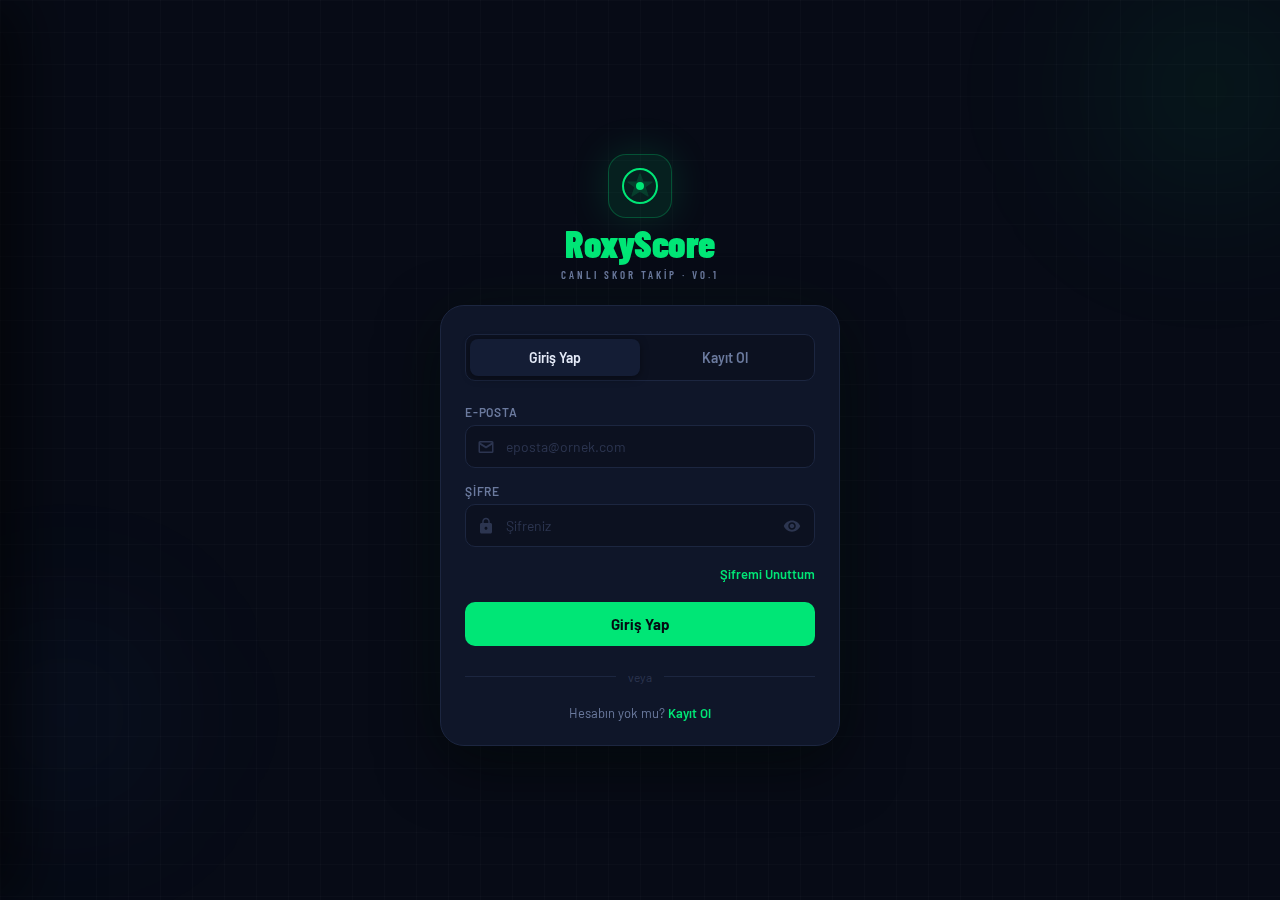
<file: index.html>
<!DOCTYPE html>
<html lang="tr">
<head>
  <meta charset="UTF-8"/>
  <meta name="apple-mobile-web-app-capable" content="yes"/>
  <meta name="apple-mobile-web-app-status-bar-style" content="black-translucent"/>
  <meta name="theme-color" content="#070b16"/>
  <meta name="viewport" content="width=device-width,initial-scale=1.0,maximum-scale=1.0,user-scalable=no"/>
  <title>RoxyScore — Giriş</title>
  <link rel="stylesheet" href="shared.css"/>
  <link rel="stylesheet" href="index.css"/>
  <link href="https://fonts.googleapis.com/css2?family=Barlow+Condensed:wght@400;600;700;800;900&family=Barlow:wght@400;500;600&display=swap" rel="stylesheet"/>
  <link rel="manifest" href="manifest.json"/>
</head>
<body class="anim-up">
  <div class="bg-glow g1"></div>
  <div class="bg-glow g2"></div>
  <div class="bg-grid"></div>

  <div class="logo-wrap">
    <div class="logo-icon">
      <svg width="36" height="36" viewBox="0 0 36 36" fill="none">
        <circle cx="18" cy="18" r="17" stroke="#00e676" stroke-width="2"/>
        <path d="M18 6L21 14L30 14L23 19L26 28L18 23L10 28L13 19L6 14L15 14Z" fill="#00e676" opacity="0.15" stroke="#00e676" stroke-width="1.2" stroke-linejoin="round"/>
        <circle cx="18" cy="18" r="4" fill="#00e676"/>
      </svg>
    </div>
    <div class="logo-text"><span class="lm">Roxy</span><span class="la">Score</span></div>
    <div class="logo-sub">CANLI SKOR TAKİP · v0.1</div>
  </div>

  <div class="auth-card">
    <div class="tabs">
      <button class="tab active" data-tab="login">Giriş Yap</button>
      <button class="tab" data-tab="register">Kayıt Ol</button>
    </div>
    <!-- LOGIN -->
    <form id="form-login" class="auth-form active" novalidate>
      <div class="fg">
        <label>E-Posta</label>
        <div class="iw">
          <svg class="ii" viewBox="0 0 24 24"><path d="M20 4H4a2 2 0 00-2 2v12a2 2 0 002 2h16a2 2 0 002-2V6a2 2 0 00-2-2zm0 2l-8 5-8-5h16zm0 12H4V9l8 5 8-5v9z"/></svg>
          <input type="email" id="login-email" placeholder="eposta@ornek.com" autocomplete="email"/>
        </div>
        <span class="fe" id="login-email-err"></span>
      </div>
      <div class="fg">
        <label>Şifre</label>
        <div class="iw">
          <svg class="ii" viewBox="0 0 24 24"><path d="M18 8h-1V6c0-2.76-2.24-5-5-5S7 3.24 7 6v2H6c-1.1 0-2 .9-2 2v10c0 1.1.9 2 2 2h12c1.1 0 2-.9 2-2V10c0-1.1-.9-2-2-2zm-6 9c-1.1 0-2-.9-2-2s.9-2 2-2 2 .9 2 2-.9 2-2 2zm3.1-9H8.9V6c0-1.71 1.39-3.1 3.1-3.1s3.1 1.39 3.1 3.1v2z"/></svg>
          <input type="password" id="login-password" placeholder="Şifreniz" autocomplete="current-password"/>
          <button type="button" class="eye" data-t="login-password"><svg viewBox="0 0 24 24"><path d="M12 4.5C7 4.5 2.73 7.61 1 12c1.73 4.39 6 7.5 11 7.5s9.27-3.11 11-7.5C21.27 7.61 17 4.5 12 4.5zm0 12.5c-2.76 0-5-2.24-5-5s2.24-5 5-5 5 2.24 5 5-2.24 5-5 5zm0-8c-1.66 0-3 1.34-3 3s1.34 3 3 3 3-1.34 3-3-1.34-3-3-3z"/></svg></button>
        </div>
        <span class="fe" id="login-pass-err"></span>
      </div>
      <div style="text-align:right">
        <button type="button" class="link-btn" data-tab="forgot">Şifremi Unuttum</button>
      </div>
      <button type="submit" class="btn-primary" id="login-btn">
        <span class="bt">Giriş Yap</span><span class="bl hidden"></span>
      </button>
      <div class="divider"><span>veya</span></div>
      <p class="switch-hint">Hesabın yok mu? <button type="button" class="link-btn" data-tab="register">Kayıt Ol</button></p>
    </form>
    <!-- REGISTER -->
    <form id="form-register" class="auth-form" novalidate>
      <div class="fg">
        <label>E-Posta</label>
        <div class="iw">
          <svg class="ii" viewBox="0 0 24 24"><path d="M20 4H4a2 2 0 00-2 2v12a2 2 0 002 2h16a2 2 0 002-2V6a2 2 0 00-2-2zm0 2l-8 5-8-5h16zm0 12H4V9l8 5 8-5v9z"/></svg>
          <input type="email" id="reg-email" placeholder="eposta@ornek.com" autocomplete="email"/>
        </div>
        <span class="fe" id="reg-email-err"></span>
      </div>
      <div class="fg">
        <label>Şifre</label>
        <div class="iw">
          <svg class="ii" viewBox="0 0 24 24"><path d="M18 8h-1V6c0-2.76-2.24-5-5-5S7 3.24 7 6v2H6c-1.1 0-2 .9-2 2v10c0 1.1.9 2 2 2h12c1.1 0 2-.9 2-2V10c0-1.1-.9-2-2-2zm-6 9c-1.1 0-2-.9-2-2s.9-2 2-2 2 .9 2 2-.9 2-2 2zm3.1-9H8.9V6c0-1.71 1.39-3.1 3.1-3.1s3.1 1.39 3.1 3.1v2z"/></svg>
          <input type="password" id="reg-password" placeholder="En az 6 karakter" autocomplete="new-password"/>
          <button type="button" class="eye" data-t="reg-password"><svg viewBox="0 0 24 24"><path d="M12 4.5C7 4.5 2.73 7.61 1 12c1.73 4.39 6 7.5 11 7.5s9.27-3.11 11-7.5C21.27 7.61 17 4.5 12 4.5zm0 12.5c-2.76 0-5-2.24-5-5s2.24-5 5-5 5 2.24 5 5-2.24 5-5 5zm0-8c-1.66 0-3 1.34-3 3s1.34 3 3 3 3-1.34 3-3-1.34-3-3-3z"/></svg></button>
        </div>
        <span class="fe" id="reg-pass-err"></span>
        <div class="strength-wrap">
          <div class="strength-bar"><div class="strength-fill" id="sf"></div></div>
          <span class="strength-label" id="sl"></span>
        </div>
      </div>
      <div class="fg">
        <label>Şifre Tekrar</label>
        <div class="iw">
          <svg class="ii" viewBox="0 0 24 24"><path d="M18 8h-1V6c0-2.76-2.24-5-5-5S7 3.24 7 6v2H6c-1.1 0-2 .9-2 2v10c0 1.1.9 2 2 2h12c1.1 0 2-.9 2-2V10c0-1.1-.9-2-2-2zm-6 9c-1.1 0-2-.9-2-2s.9-2 2-2 2 .9 2 2-.9 2-2 2zm3.1-9H8.9V6c0-1.71 1.39-3.1 3.1-3.1s3.1 1.39 3.1 3.1v2z"/></svg>
          <input type="password" id="reg-confirm" placeholder="Şifrenizi tekrar girin" autocomplete="new-password"/>
          <button type="button" class="eye" data-t="reg-confirm"><svg viewBox="0 0 24 24"><path d="M12 4.5C7 4.5 2.73 7.61 1 12c1.73 4.39 6 7.5 11 7.5s9.27-3.11 11-7.5C21.27 7.61 17 4.5 12 4.5zm0 12.5c-2.76 0-5-2.24-5-5s2.24-5 5-5 5 2.24 5 5-2.24 5-5 5zm0-8c-1.66 0-3 1.34-3 3s1.34 3 3 3 3-1.34 3-3-1.34-3-3-3z"/></svg></button>
        </div>
        <span class="fe" id="reg-confirm-err"></span>
      </div>
      <button type="submit" class="btn-primary" id="reg-btn">
        <span class="bt">Hesap Oluştur</span><span class="bl hidden"></span>
      </button>
      <div class="divider"><span>veya</span></div>
      <p class="switch-hint">Hesabın var mı? <button type="button" class="link-btn" data-tab="login">Giriş Yap</button></p>
    </form>
    <!-- FORGOT -->
    <form id="form-forgot" class="auth-form" novalidate>
      <div class="forgot-hdr">
        <button type="button" class="back-sm" data-tab="login">
          <svg viewBox="0 0 24 24"><path d="M20 11H7.83l5.59-5.59L12 4l-8 8 8 8 1.41-1.41L7.83 13H20v-2z"/></svg>
        </button>
        <div>
          <div class="forgot-title">Şifremi Unuttum</div>
          <div class="forgot-desc">E-posta adresine sıfırlama bağlantısı gönderilecek</div>
        </div>
      </div>
      <div class="fg">
        <label>E-Posta</label>
        <div class="iw">
          <svg class="ii" viewBox="0 0 24 24"><path d="M20 4H4a2 2 0 00-2 2v12a2 2 0 002 2h16a2 2 0 002-2V6a2 2 0 00-2-2zm0 2l-8 5-8-5h16zm0 12H4V9l8 5 8-5v9z"/></svg>
          <input type="email" id="forgot-email" placeholder="eposta@ornek.com" autocomplete="email"/>
        </div>
        <span class="fe" id="forgot-err"></span>
      </div>
      <button type="submit" class="btn-primary" id="forgot-btn">
        <span class="bt">Sıfırlama Gönder</span><span class="bl hidden"></span>
      </button>
    </form>
  </div>

  <div class="modal-overlay hidden" id="modal">
    <div class="modal-box">
      <div class="modal-icon"><svg viewBox="0 0 24 24"><path d="M9 16.17L4.83 12l-1.42 1.41L9 19 21 7l-1.41-1.41L9 16.17z"/></svg></div>
      <div class="modal-title" id="modal-title">Başarılı!</div>
      <div class="modal-desc"  id="modal-desc">İşlem tamamlandı.</div>
      <button class="btn-primary" id="modal-ok">Tamam</button>
    </div>
  </div>

  <script src="keys.js"></script>
  <script src="config.js"></script>
  <script src="data.js"></script>
  <script src="shared.js"></script>
  <script src="index.js"></script>
</body>
</html>
</file>
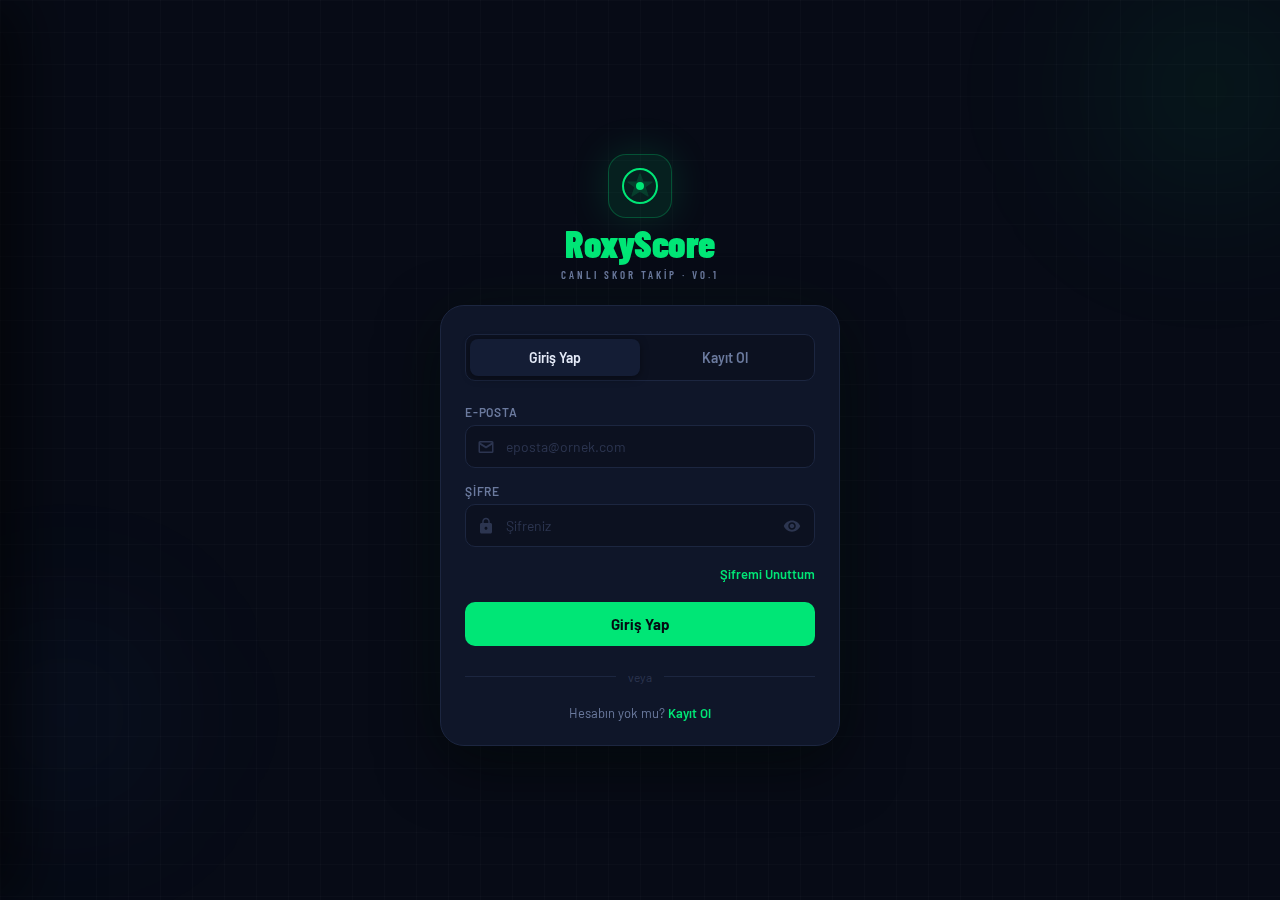
<file: favorites.html>
<!DOCTYPE html>
<html lang="tr">
<head>
  <meta charset="UTF-8"/>
  <meta name="apple-mobile-web-app-capable" content="yes"/>
  <meta name="apple-mobile-web-app-status-bar-style" content="black-translucent"/>
  <meta name="theme-color" content="#070b16"/>
  <meta name="viewport" content="width=device-width,initial-scale=1.0,maximum-scale=1.0,user-scalable=no"/>
  <title>Favorilerim — RoxyScore</title>
  <link rel="stylesheet" href="shared.css"/>
  <link rel="stylesheet" href="favorites.css"/>
  <link href="https://fonts.googleapis.com/css2?family=Barlow+Condensed:wght@400;600;700;800;900&family=Barlow:wght@400;500;600&display=swap" rel="stylesheet"/>
  <link rel="manifest" href="manifest.json"/>
</head>
<body class="anim-left">

  <header class="topbar">
    <button class="back-btn" id="back-btn">
      <svg viewBox="0 0 24 24"><path d="M20 11H7.83l5.59-5.59L12 4l-8 8 8 8 1.41-1.41L7.83 13H20v-2z"/></svg>
    </button>
    <div class="topbar-center"><span class="topbar-title">Favorilerim</span></div>
    <div style="width:36px"></div>
  </header>

  <div class="tabs-wrap">
    <button class="ftab active" data-tab="teams">Favori Takımlar</button>
    <div class="ftab-line" id="ftab-line"></div>
  </div>

  <main class="fav-content" id="fav-content"></main>

  <nav class="bottom-nav">
    <button class="nav-btn" id="nav-drawer">
      <svg viewBox="0 0 24 24"><path d="M3 18h18v-2H3v2zm0-5h18v-2H3v2zm0-7v2h18V6H3z"/></svg>
      <span>Menüler</span>
    </button>
    <button class="nav-btn" id="nav-search">
      <svg viewBox="0 0 24 24"><path d="M15.5 14h-.79l-.28-.27A6.471 6.471 0 0016 9.5 6.5 6.5 0 109.5 16c1.61 0 3.09-.59 4.23-1.57l.27.28v.79l5 4.99L20.49 19l-4.99-5zm-6 0C7.01 14 5 11.99 5 9.5S7.01 5 9.5 5 14 7.01 14 9.5 11.99 14 9.5 14z"/></svg>
      <span>Arama</span>
    </button>
    <button class="nav-center" id="nav-home">
      <div class="nav-center-inner"><svg viewBox="0 0 24 24"><path d="M10 20v-6h4v6h5v-8h3L12 3 2 12h3v8z"/></svg></div>
      <span>Ana Sayfa</span>
    </button>
    <button class="nav-btn" id="nav-table">
      <svg viewBox="0 0 24 24"><path d="M3 3h18v2H3zm0 4h18v2H3zm0 4h18v2H3zm0 4h18v2H3zm0 4h18v2H3z"/></svg>
      <span>Puan Tab.</span>
    </button>
    <button class="nav-btn nav-active" id="nav-fav">
      <svg viewBox="0 0 24 24"><path d="M12 17.27L18.18 21l-1.64-7.03L22 9.24l-7.19-.61L12 2 9.19 8.63 2 9.24l5.46 4.73L5.82 21z"/></svg>
      <span>Favoriler</span>
    </button>
  </nav>

  <div id="toast-container"></div>
  <script src="keys.js"></script>
  <script src="config.js"></script>
  <script src="data.js"></script>
  <script src="shared.js"></script>
  <script src="favorites.js"></script>
</body>
</html>
</file>
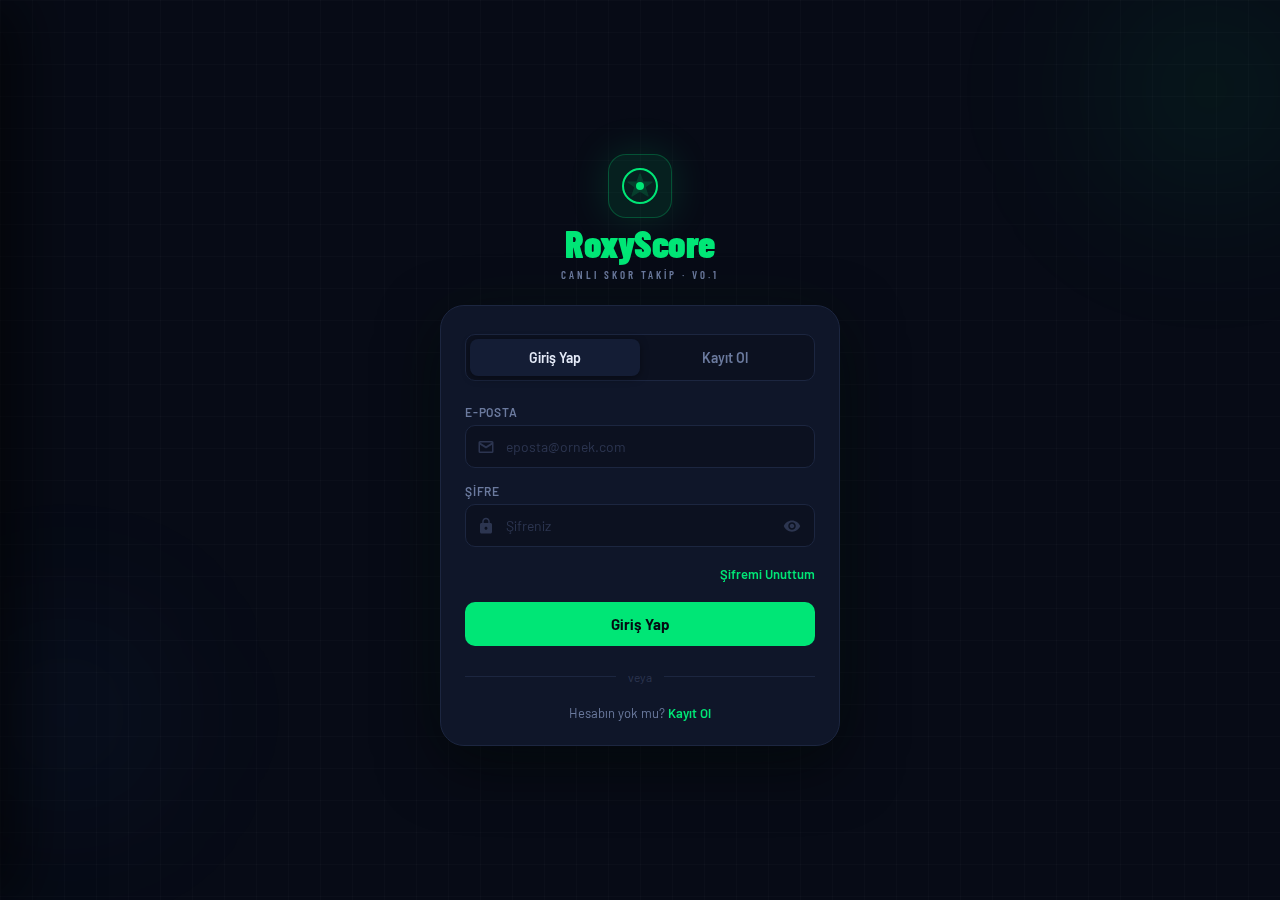
<file: home.html>
<!DOCTYPE html>
<html lang="tr">
<head>
  <meta charset="UTF-8"/>
  <meta name="apple-mobile-web-app-capable" content="yes"/>
  <meta name="apple-mobile-web-app-status-bar-style" content="black-translucent"/>
  <meta name="theme-color" content="#070b16"/>
  <meta name="viewport" content="width=device-width,initial-scale=1.0,maximum-scale=1.0,user-scalable=no"/>
  <title>RoxyScore</title>
  <link rel="stylesheet" href="shared.css"/>
  <link rel="stylesheet" href="home.css"/>
  <link href="https://fonts.googleapis.com/css2?family=Barlow+Condensed:wght@400;600;700;800;900&family=Barlow:wght@400;500;600&display=swap" rel="stylesheet"/>
  <link rel="manifest" href="manifest.json"/>
</head>
<body>

  <!-- TOPBAR -->
  <header class="topbar">
    <div class="logo-mark">A<span>S</span></div>
    <div class="topbar-center">
      <span class="topbar-title">RoxyScore</span>
      <span class="version-badge">v0.1</span>
    </div>
    <div style="width:36px"></div>
  </header>

  <!-- DATE STRIP -->
  <div class="date-strip-wrap">
    <div class="date-strip" id="date-strip"></div>
  </div>

  <!-- FILTER PILLS -->
  <div class="filter-pills">
    <button class="pill active" data-filter="all">Tümü</button>
    <button class="pill" data-filter="live">
      <span class="live-dot-pill"></span>Canlı
    </button>
    <button class="pill" data-filter="finished">Bitti</button>
    <button class="pill" data-filter="upcoming">Yakında</button>
  </div>

  <!-- FAV MATCH STRIP (dinamik, JS render) -->
  <div id="fav-strip-container"></div>

  <!-- MATCH LIST -->
  <main class="match-list" id="match-list"></main>

  <!-- BOTTOM NAV -->
  <nav class="bottom-nav">
    <button class="nav-btn" id="nav-menu">
      <svg viewBox="0 0 24 24"><path d="M3 18h18v-2H3v2zm0-5h18v-2H3v2zm0-7v2h18V6H3z"/></svg>
      <span>Menüler</span>
    </button>
    <button class="nav-btn" id="nav-search">
      <svg viewBox="0 0 24 24"><path d="M15.5 14h-.79l-.28-.27A6.471 6.471 0 0016 9.5 6.5 6.5 0 109.5 16c1.61 0 3.09-.59 4.23-1.57l.27.28v.79l5 4.99L20.49 19l-4.99-5zm-6 0C7.01 14 5 11.99 5 9.5S7.01 5 9.5 5 14 7.01 14 9.5 11.99 14 9.5 14z"/></svg>
      <span>Arama</span>
    </button>
    <button class="nav-center" id="nav-home">
      <div class="nav-center-inner">
        <svg viewBox="0 0 24 24"><path d="M10 20v-6h4v6h5v-8h3L12 3 2 12h3v8z"/></svg>
      </div>
      <span>Ana Sayfa</span>
    </button>
    <button class="nav-btn" id="nav-table">
      <svg viewBox="0 0 24 24"><path d="M3 3h18v2H3zm0 4h18v2H3zm0 4h18v2H3zm0 4h18v2H3zm0 4h18v2H3z"/></svg>
      <span>Puan Tab.</span>
    </button>
    <button class="nav-btn" id="nav-fav">
      <svg viewBox="0 0 24 24"><path d="M12 17.27L18.18 21l-1.64-7.03L22 9.24l-7.19-.61L12 2 9.19 8.63 2 9.24l5.46 4.73L5.82 21z"/></svg>
      <span>Favoriler</span>
    </button>
  </nav>



  <!-- SEARCH -->
  <div class="search-overlay hidden" id="search-overlay">
    <div class="search-box">
      <div class="search-input-wrap">
        <svg viewBox="0 0 24 24"><path d="M15.5 14h-.79l-.28-.27A6.471 6.471 0 0016 9.5 6.5 6.5 0 109.5 16c1.61 0 3.09-.59 4.23-1.57l.27.28v.79l5 4.99L20.49 19l-4.99-5zm-6 0C7.01 14 5 11.99 5 9.5S7.01 5 9.5 5 14 7.01 14 9.5 11.99 14 9.5 14z"/></svg>
        <input type="text" id="search-input" placeholder="Takım, lig veya oyuncu ara..." autocomplete="off"/>
        <button id="search-close"><svg viewBox="0 0 24 24"><path d="M19 6.41L17.59 5 12 10.59 6.41 5 5 6.41 10.59 12 5 17.59 6.41 19 12 13.41 17.59 19 19 17.59 13.41 12z"/></svg></button>
      </div>
      <div class="search-results" id="search-results">
        <div class="search-hint">Aramak istediğin takım veya ligi yaz...</div>
      </div>
    </div>
  </div>

  <div id="toast-container"></div>
  <script src="keys.js"></script>
  <script src="config.js"></script>
  <script src="api.js"></script>
  <script src="data.js"></script>
  <script src="shared.js"></script>
  <script src="home.js"></script>
</body>
</html>
</file>
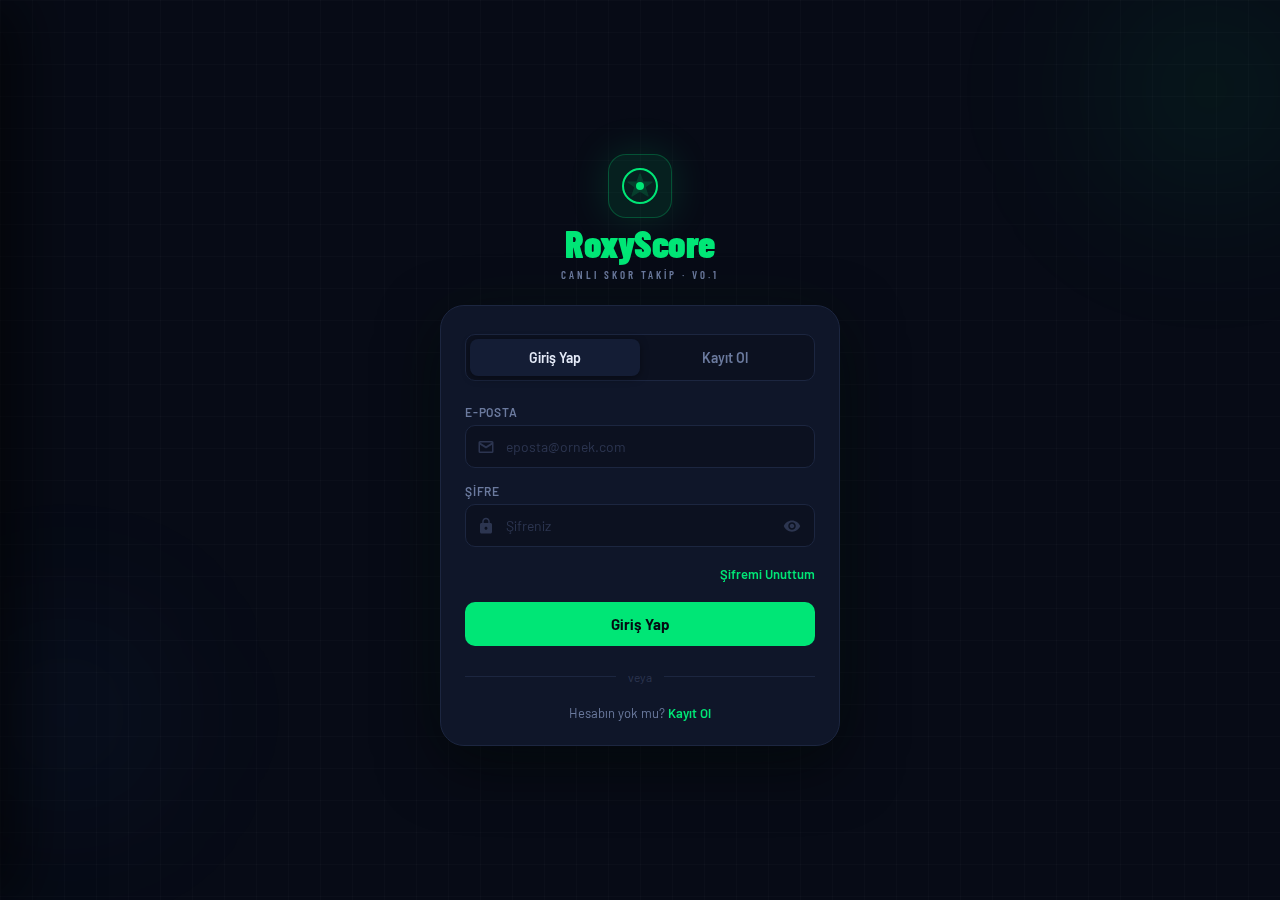
<file: match.html>
<!DOCTYPE html>
<html lang="tr">
<head>
  <meta charset="UTF-8"/>
  <meta name="apple-mobile-web-app-capable" content="yes"/>
  <meta name="apple-mobile-web-app-status-bar-style" content="black-translucent"/>
  <meta name="theme-color" content="#070b16"/>
  <meta name="viewport" content="width=device-width,initial-scale=1.0,maximum-scale=1.0,user-scalable=no"/>
  <title>Maç Detayı — RoxyScore</title>
  <link rel="stylesheet" href="shared.css"/>
  <link rel="stylesheet" href="match.css"/>
  <link href="https://fonts.googleapis.com/css2?family=Barlow+Condensed:wght@400;600;700;800;900&family=Barlow:wght@400;500;600&display=swap" rel="stylesheet"/>
  <link rel="manifest" href="manifest.json"/>
</head>
<body class="anim-up">

  <header class="topbar">
    <button class="back-btn" id="back-btn">
      <svg viewBox="0 0 24 24"><path d="M20 11H7.83l5.59-5.59L12 4l-8 8 8 8 1.41-1.41L7.83 13H20v-2z"/></svg>
    </button>
    <div class="topbar-center">
      <span class="topbar-league" id="topbar-league">—</span>
      <span class="topbar-date"   id="topbar-date">—</span>
    </div>
    <button class="icon-btn" id="notif-toggle">
      <svg viewBox="0 0 24 24"><path d="M12 22c1.1 0 2-.9 2-2h-4c0 1.1.9 2 2 2zm6-6v-5c0-3.07-1.63-5.64-4.5-6.32V4c0-.83-.67-1.5-1.5-1.5s-1.5.67-1.5 1.5v.68C7.64 5.36 6 7.92 6 11v5l-2 2v1h16v-1l-2-2z"/></svg>
    </button>
  </header>

  <div class="hero">
    <div class="hero-bg" id="hero-bg"></div>
    <div class="live-badge hidden" id="live-badge"><span class="live-dot"></span>CANLI</div>
    <div class="hero-teams">
      <div class="hero-team">
        <div class="hero-logo" id="home-logo"></div>
        <div class="hero-name" id="home-name">—</div>
        <button class="fav-pill" id="home-fav">
          <svg viewBox="0 0 24 24"><path d="M12 17.27L18.18 21l-1.64-7.03L22 9.24l-7.19-.61L12 2 9.19 8.63 2 9.24l5.46 4.73L5.82 21z"/></svg>
          Favori
        </button>
      </div>
      <div class="hero-score-wrap">
        <div class="hero-score">
          <span id="sh">-</span><span class="sd">:</span><span id="sa">-</span>
        </div>
        <div class="hero-status" id="hero-status">-</div>
        <div class="hero-ht" id="hero-ht"></div>
      </div>
      <div class="hero-team">
        <div class="hero-logo" id="away-logo"></div>
        <div class="hero-name" id="away-name">—</div>
        <button class="fav-pill" id="away-fav">
          <svg viewBox="0 0 24 24"><path d="M12 17.27L18.18 21l-1.64-7.03L22 9.24l-7.19-.61L12 2 9.19 8.63 2 9.24l5.46 4.73L5.82 21z"/></svg>
          Favori
        </button>
      </div>
    </div>
    <div class="evt-ribbon" id="evt-ribbon"></div>
  </div>

  <div class="tabs-wrap">
    <div class="tabs" id="tabs">
      <button class="tab active" data-tab="summary">Özet</button>
      <button class="tab" data-tab="stats">İstatistik</button>
      <button class="tab" data-tab="lineup">Kadro</button>
      <button class="tab" data-tab="h2h">H2H</button>
    </div>
    <div class="tab-line" id="tab-line"></div>
  </div>

  <div class="tab-content" id="tab-content"></div>
  <div id="toast-container"></div>

  <script src="keys.js"></script>
  <script src="config.js"></script>
  <script src="api.js"></script>
  <script src="data.js"></script>
  <script src="shared.js"></script>
  <script src="match.js"></script>
</body>
</html>
</file>
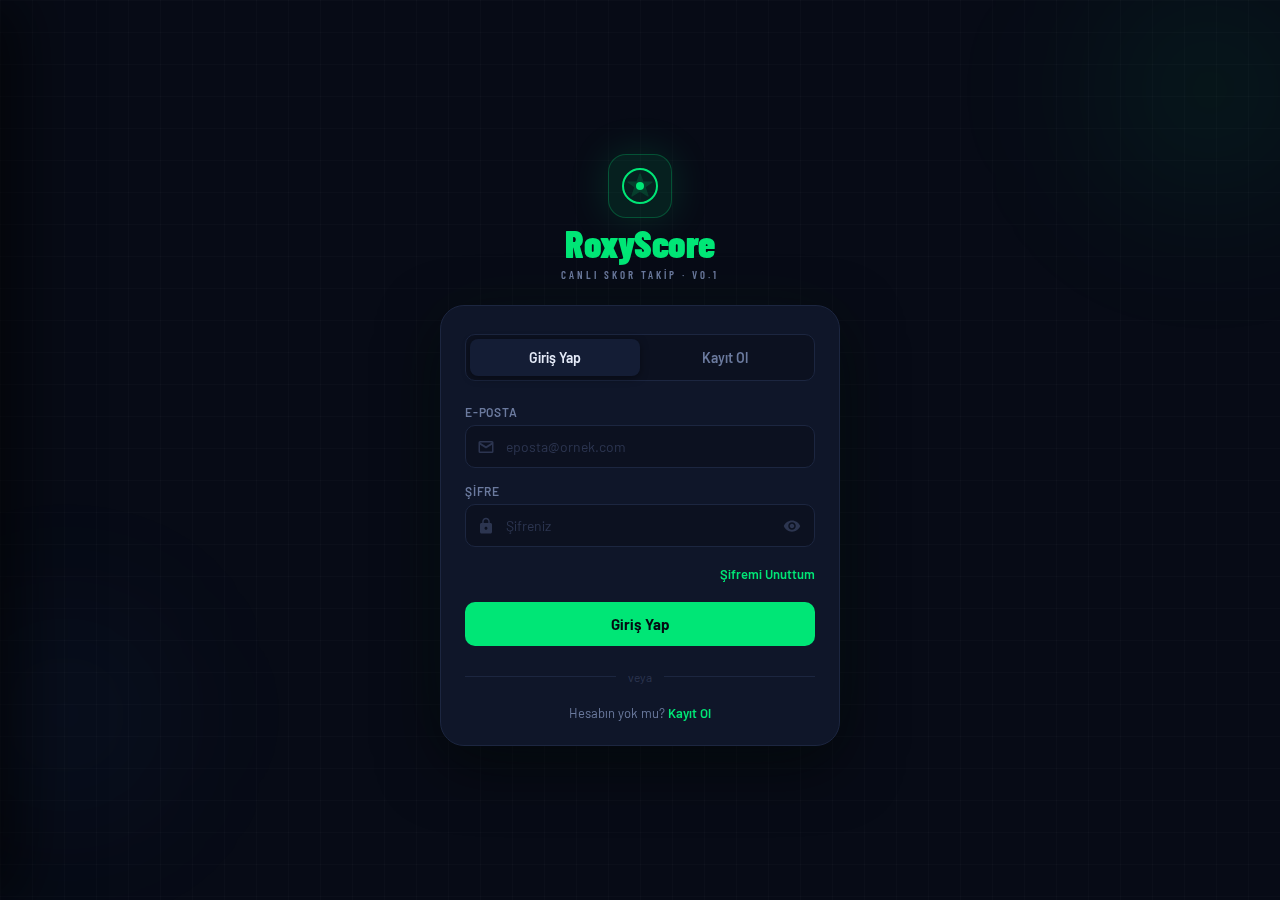
<file: support.html>
<!DOCTYPE html>
<html lang="tr">
<head>
  <meta charset="UTF-8"/>
  <meta name="apple-mobile-web-app-capable" content="yes"/>
  <meta name="apple-mobile-web-app-status-bar-style" content="black-translucent"/>
  <meta name="theme-color" content="#070b16"/>
  <meta name="viewport" content="width=device-width,initial-scale=1.0,maximum-scale=1.0,user-scalable=no"/>
  <title>Destek — RoxyScore</title>
  <link rel="stylesheet" href="shared.css"/>
  <link rel="stylesheet" href="support.css"/>
  <link href="https://fonts.googleapis.com/css2?family=Barlow+Condensed:wght@400;600;700;800;900&family=Barlow:wght@400;500;600&display=swap" rel="stylesheet"/>
  <link rel="manifest" href="manifest.json"/>
</head>
<body class="anim-left">

  <!-- ── LIST VIEW ── -->
  <div id="view-list">
    <header class="topbar">
      <button class="back-btn" id="back-list">
        <svg viewBox="0 0 24 24"><path d="M20 11H7.83l5.59-5.59L12 4l-8 8 8 8 1.41-1.41L7.83 13H20v-2z"/></svg>
      </button>
      <div class="topbar-center"><span class="topbar-title">Destek</span></div>
      <button class="new-ticket-btn" id="open-new-btn">
        <svg viewBox="0 0 24 24"><path d="M19 13h-6v6h-2v-6H5v-2h6V5h2v6h6v2z"/></svg>
        Yeni
      </button>
    </header>

    <div class="list-info">
      <div class="info-box">
        <div class="info-icon">
          <svg viewBox="0 0 24 24"><path d="M12 2C6.48 2 2 6.48 2 12s4.48 10 10 10 10-4.48 10-10S17.52 2 12 2zm1 17h-2v-2h2v2zm2.07-7.75l-.9.92C13.45 12.9 13 13.5 13 15h-2v-.5c0-1.1.45-2.1 1.17-2.83l1.24-1.26c.37-.36.59-.86.59-1.41 0-1.1-.9-2-2-2s-2 .9-2 2H8c0-2.21 1.79-4 4-4s4 1.79 4 4c0 .88-.36 1.68-.93 2.25z"/></svg>
        </div>
        <div>
          <div class="info-title">Destek Merkezi</div>
          <div class="info-sub">Ortalama yanıt süresi: ~2 saat</div>
        </div>
      </div>
    </div>

    <div class="ticket-filters">
      <button class="tfilter active" data-f="all">Tümü</button>
      <button class="tfilter" data-f="open">Açık</button>
      <button class="tfilter" data-f="closed">Kapalı</button>
    </div>

    <div class="ticket-list" id="ticket-list"></div>
  </div>

  <!-- ── NEW TICKET VIEW ── -->
  <div id="view-new" class="hidden">
    <header class="topbar">
      <button class="back-btn" id="back-new">
        <svg viewBox="0 0 24 24"><path d="M20 11H7.83l5.59-5.59L12 4l-8 8 8 8 1.41-1.41L7.83 13H20v-2z"/></svg>
      </button>
      <div class="topbar-center"><span class="topbar-title">Yeni Talep</span></div>
      <div style="width:36px"></div>
    </header>
    <div class="form-wrap">
      <div class="form-card">
        <div class="fg">
          <label>Konu</label>
          <div class="iw">
            <input type="text" id="ticket-subject" placeholder="Talebinizin konusu..." maxlength="80"/>
          </div>
          <span class="fe" id="subject-err"></span>
        </div>
        <div class="fg">
          <label>Açıklama</label>
          <textarea id="ticket-body" placeholder="Sorununuzu detaylıca açıklayın..." rows="6" maxlength="1000"></textarea>
          <span class="fe" id="body-err"></span>
        </div>
        <button class="submit-btn" id="submit-ticket">
          <span class="bt">Talep Gönder</span>
          <span class="bl hidden"></span>
        </button>
      </div>
      <p class="form-note">Talepler iş günleri 09:00–18:00 saatleri arasında incelenir.</p>
    </div>
  </div>

  <!-- ── CHAT VIEW ── -->
  <div id="view-chat" class="hidden">
    <header class="topbar">
      <button class="back-btn" id="back-chat">
        <svg viewBox="0 0 24 24"><path d="M20 11H7.83l5.59-5.59L12 4l-8 8 8 8 1.41-1.41L7.83 13H20v-2z"/></svg>
      </button>
      <div class="topbar-center">
        <span class="chat-title" id="chat-title">Talep</span>
        <span class="chat-badge" id="chat-badge">Açık</span>
      </div>
      <button class="close-btn" id="close-ticket-btn">
        <svg viewBox="0 0 24 24"><path d="M12 2C6.48 2 2 6.48 2 12s4.48 10 10 10 10-4.48 10-10S17.52 2 12 2zm-2 15l-5-5 1.41-1.41L10 14.17l7.59-7.59L19 8l-9 9z"/></svg>
      </button>
    </header>
    <div class="chat-messages" id="chat-messages"></div>
    <div class="chat-bar" id="chat-bar">
      <textarea class="chat-input" id="chat-input" placeholder="Mesajınızı yazın..." rows="1"></textarea>
      <button class="chat-send" id="chat-send">
        <svg viewBox="0 0 24 24"><path d="M2.01 21L23 12 2.01 3 2 10l15 2-15 2z"/></svg>
      </button>
    </div>
    <div class="chat-closed-bar hidden" id="chat-closed-bar">
      <svg viewBox="0 0 24 24" width="15" height="15" fill="currentColor"><path d="M12 2C6.48 2 2 6.48 2 12s4.48 10 10 10 10-4.48 10-10S17.52 2 12 2zm-2 15l-5-5 1.41-1.41L10 14.17l7.59-7.59L19 8l-9 9z"/></svg>
      Bu talep kapatılmıştır. Yeni talep oluşturabilirsin.
    </div>
  </div>

  <script src="keys.js"></script>
  <script src="config.js"></script>
  <script src="data.js"></script>
  <script src="shared.js"></script>
  <script src="support.js"></script>
</body>
</html>
</file>
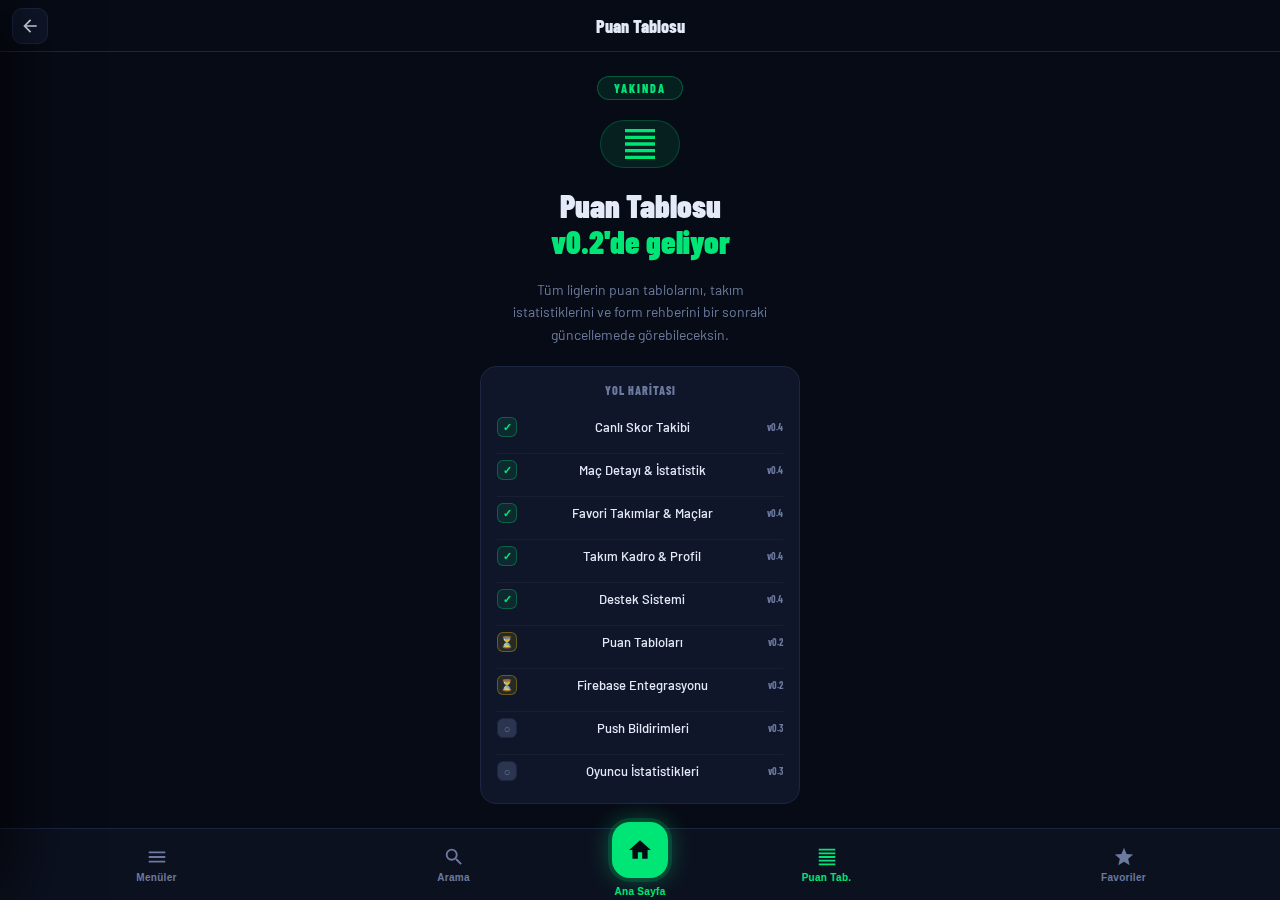
<file: table.html>
<!DOCTYPE html>
<html lang="tr">
<head>
  <meta charset="UTF-8"/>
  <meta name="apple-mobile-web-app-capable" content="yes"/>
  <meta name="apple-mobile-web-app-status-bar-style" content="black-translucent"/>
  <meta name="theme-color" content="#070b16"/>
  <meta name="viewport" content="width=device-width,initial-scale=1.0,maximum-scale=1.0,user-scalable=no"/>
  <title>Puan Tablosu — RoxyScore</title>
  <link href="https://fonts.googleapis.com/css2?family=Barlow+Condensed:wght@400;600;700;800;900&family=Barlow:wght@400;500;600&display=swap" rel="stylesheet"/>
  <link rel="stylesheet" href="shared.css"/>
  <style>
    :root{
      --bg:#070b16;--bg2:#0c1120;--card:#0f1629;--card2:#141d35;
      --border:#1c2640;--green:#00e676;--green-dim:rgba(0,230,118,.1);
      --red:#ff3d57;--yellow:#ffd600;--text:#e4eaf8;--sub:#6b7a9e;--muted:#2c3550;
      --nav-h:72px;--top-h:52px;
      --font-h:'Barlow Condensed',sans-serif;--font-b:'Barlow',sans-serif;
    }
    *{margin:0;padding:0;box-sizing:border-box;-webkit-tap-highlight-color:transparent}
    html,body{height:100%;overflow:hidden;background:var(--bg);color:var(--text);font-family:var(--font-b)}

    .topbar{position:fixed;top:0;left:0;right:0;height:var(--top-h);background:var(--bg);border-bottom:1px solid var(--border);display:flex;align-items:center;justify-content:space-between;padding:0 12px;z-index:100}
    .back-btn{background:var(--card);border:1px solid var(--border);border-radius:10px;width:36px;height:36px;display:flex;align-items:center;justify-content:center;cursor:pointer;transition:.2s}
    .back-btn:hover{border-color:var(--green)}
    .back-btn svg{width:20px;height:20px;fill:var(--text)}
    .topbar-title{font-family:var(--font-h);font-size:18px;font-weight:800}

    .page{position:fixed;top:var(--top-h);bottom:var(--nav-h);left:0;right:0;overflow-y:auto;scrollbar-width:none;display:flex;flex-direction:column;align-items:center;justify-content:center;padding:24px;text-align:center;gap:20px}
    .page::-webkit-scrollbar{display:none}

    .soon-badge{background:var(--green-dim);border:1px solid rgba(0,230,118,.3);color:var(--green);font-family:var(--font-h);font-size:12px;font-weight:800;letter-spacing:2px;padding:4px 16px;border-radius:99px}
    .soon-icon{width:80px;height:80px;background:var(--green-dim);border:1px solid rgba(0,230,118,.2);border-radius:24px;display:flex;align-items:center;justify-content:center}
    .soon-icon svg{width:40px;height:40px;fill:var(--green)}
    .soon-title{font-family:var(--font-h);font-size:32px;font-weight:900;line-height:1.1}
    .soon-title span{color:var(--green)}
    .soon-desc{font-size:14px;color:var(--sub);line-height:1.6;max-width:280px}

    .roadmap{background:var(--card);border:1px solid var(--border);border-radius:16px;padding:16px;width:100%;max-width:320px;display:flex;flex-direction:column;gap:10px}
    .road-title{font-family:var(--font-h);font-size:12px;font-weight:800;color:var(--sub);text-transform:uppercase;letter-spacing:1px;margin-bottom:4px}
    .road-item{display:flex;align-items:center;gap:10px;padding:6px 0}
    .road-item+.road-item{border-top:1px solid rgba(255,255,255,.04)}
    .road-check{width:20px;height:20px;border-radius:6px;display:flex;align-items:center;justify-content:center;font-size:11px;flex-shrink:0;font-family:var(--font-h);font-weight:800}
    .done{background:var(--green-dim);border:1px solid rgba(0,230,118,.3);color:var(--green)}
    .soon{background:rgba(255,214,0,.1);border:1px solid rgba(255,214,0,.3);color:var(--yellow)}
    .later{background:var(--muted);border:1px solid var(--border);color:var(--sub)}
    .road-text{font-size:13px;font-weight:500;flex:1}
    .road-ver{font-size:10px;color:var(--sub);font-family:var(--font-h);font-weight:700}

    .bottom-nav{position:fixed;bottom:0;left:0;right:0;z-index:200;height:var(--nav-h);background:var(--bg2);border-top:1px solid var(--border);display:flex;align-items:center;justify-content:space-around;padding:0 8px;padding-bottom:env(safe-area-inset-bottom,0)}
    .nav-btn{display:flex;flex-direction:column;align-items:center;gap:4px;background:none;border:none;cursor:pointer;color:var(--sub);padding:8px 10px;border-radius:12px;transition:.2s;flex:1}
    .nav-btn:hover{color:var(--text)}
    .nav-btn.nav-active{color:var(--green)}
    .nav-btn svg{width:22px;height:22px;fill:currentColor}
    .nav-btn span{font-size:10px;font-weight:600;letter-spacing:.3px}
    .nav-center{display:flex;flex-direction:column;align-items:center;gap:4px;background:none;border:none;cursor:pointer;padding:0 10px;flex:0 0 auto}
    .nav-center-inner{width:56px;height:56px;border-radius:18px;background:var(--green);display:flex;align-items:center;justify-content:center;box-shadow:0 0 0 4px rgba(0,230,118,.15),0 0 24px rgba(0,230,118,.4);transition:.2s;position:relative;top:-10px}
    .nav-center-inner svg{width:26px;height:26px;fill:#040b12}
    .nav-center span{font-size:10px;font-weight:700;color:var(--green);letter-spacing:.3px;margin-top:-6px}
    .nav-center:hover .nav-center-inner{transform:translateY(-2px);box-shadow:0 0 0 6px rgba(0,230,118,.2),0 0 32px rgba(0,230,118,.5)}
  </style>
  <link rel="manifest" href="manifest.json"/>
</head>
<body class="anim-left">

  <header class="topbar">
    <button class="back-btn" id="back-btn">
      <svg viewBox="0 0 24 24"><path d="M20 11H7.83l5.59-5.59L12 4l-8 8 8 8 1.41-1.41L7.83 13H20v-2z"/></svg>
    </button>
    <span class="topbar-title">Puan Tablosu</span>
    <div style="width:36px"></div>
  </header>

  <div class="page">
    <div class="soon-badge">YAKINDA</div>
    <div class="soon-icon">
      <svg viewBox="0 0 24 24"><path d="M3 3h18v2H3zm0 4h18v2H3zm0 4h18v2H3zm0 4h18v2H3zm0 4h18v2H3z"/></svg>
    </div>
    <div class="soon-title">Puan Tablosu<br><span>v0.2'de geliyor</span></div>
    <p class="soon-desc">Tüm liglerin puan tablolarını, takım istatistiklerini ve form rehberini bir sonraki güncellemede görebileceksin.</p>

    <div class="roadmap">
      <div class="road-title">Yol Haritası</div>
      <div class="road-item"><div class="road-check done">✓</div><div class="road-text">Canlı Skor Takibi</div><span class="road-ver">v0.4</span></div>
      <div class="road-item"><div class="road-check done">✓</div><div class="road-text">Maç Detayı & İstatistik</div><span class="road-ver">v0.4</span></div>
      <div class="road-item"><div class="road-check done">✓</div><div class="road-text">Favori Takımlar & Maçlar</div><span class="road-ver">v0.4</span></div>
      <div class="road-item"><div class="road-check done">✓</div><div class="road-text">Takım Kadro & Profil</div><span class="road-ver">v0.4</span></div>
      <div class="road-item"><div class="road-check done">✓</div><div class="road-text">Destek Sistemi</div><span class="road-ver">v0.4</span></div>
      <div class="road-item"><div class="road-check soon">⏳</div><div class="road-text">Puan Tabloları</div><span class="road-ver">v0.2</span></div>
      <div class="road-item"><div class="road-check soon">⏳</div><div class="road-text">Firebase Entegrasyonu</div><span class="road-ver">v0.2</span></div>
      <div class="road-item"><div class="road-check later">○</div><div class="road-text">Push Bildirimleri</div><span class="road-ver">v0.3</span></div>
      <div class="road-item"><div class="road-check later">○</div><div class="road-text">Oyuncu İstatistikleri</div><span class="road-ver">v0.3</span></div>
    </div>
  </div>

  <nav class="bottom-nav">
    <button class="nav-btn" id="nav-menu">
      <svg viewBox="0 0 24 24"><path d="M3 18h18v-2H3v2zm0-5h18v-2H3v2zm0-7v2h18V6H3z"/></svg>
      <span>Menüler</span>
    </button>
    <button class="nav-btn" id="nav-home">
      <svg viewBox="0 0 24 24"><path d="M15.5 14h-.79l-.28-.27A6.471 6.471 0 0016 9.5 6.5 6.5 0 109.5 16c1.61 0 3.09-.59 4.23-1.57l.27.28v.79l5 4.99L20.49 19l-4.99-5zm-6 0C7.01 14 5 11.99 5 9.5S7.01 5 9.5 5 14 7.01 14 9.5 11.99 14 9.5 14z"/></svg>
      <span>Arama</span>
    </button>
    <button class="nav-center" id="nav-center">
      <div class="nav-center-inner"><svg viewBox="0 0 24 24"><path d="M10 20v-6h4v6h5v-8h3L12 3 2 12h3v8z"/></svg></div>
      <span>Ana Sayfa</span>
    </button>
    <button class="nav-btn nav-active" id="nav-table">
      <svg viewBox="0 0 24 24"><path d="M3 3h18v2H3zm0 4h18v2H3zm0 4h18v2H3zm0 4h18v2H3zm0 4h18v2H3z"/></svg>
      <span>Puan Tab.</span>
    </button>
    <button class="nav-btn" id="nav-fav">
      <svg viewBox="0 0 24 24"><path d="M12 17.27L18.18 21l-1.64-7.03L22 9.24l-7.19-.61L12 2 9.19 8.63 2 9.24l5.46 4.73L5.82 21z"/></svg>
      <span>Favoriler</span>
    </button>
  </nav>

  <script src="keys.js"></script>
  <script src="config.js"></script>
  <script src="data.js"></script>
  <script src="shared.js"></script>
  <script>
    document.getElementById('back-btn').addEventListener('click', function(){ goBack('home.html'); });
    document.getElementById('nav-menu').addEventListener('click',   function(){ goTo('home.html'); });
    document.getElementById('nav-home').addEventListener('click',   function(){ goTo('home.html'); });
    document.getElementById('nav-center').addEventListener('click', function(){ goTo('home.html'); });
    document.getElementById('nav-fav').addEventListener('click',    function(){ goTo('favorites.html'); });
  </script>
</body>
</html>
</file>
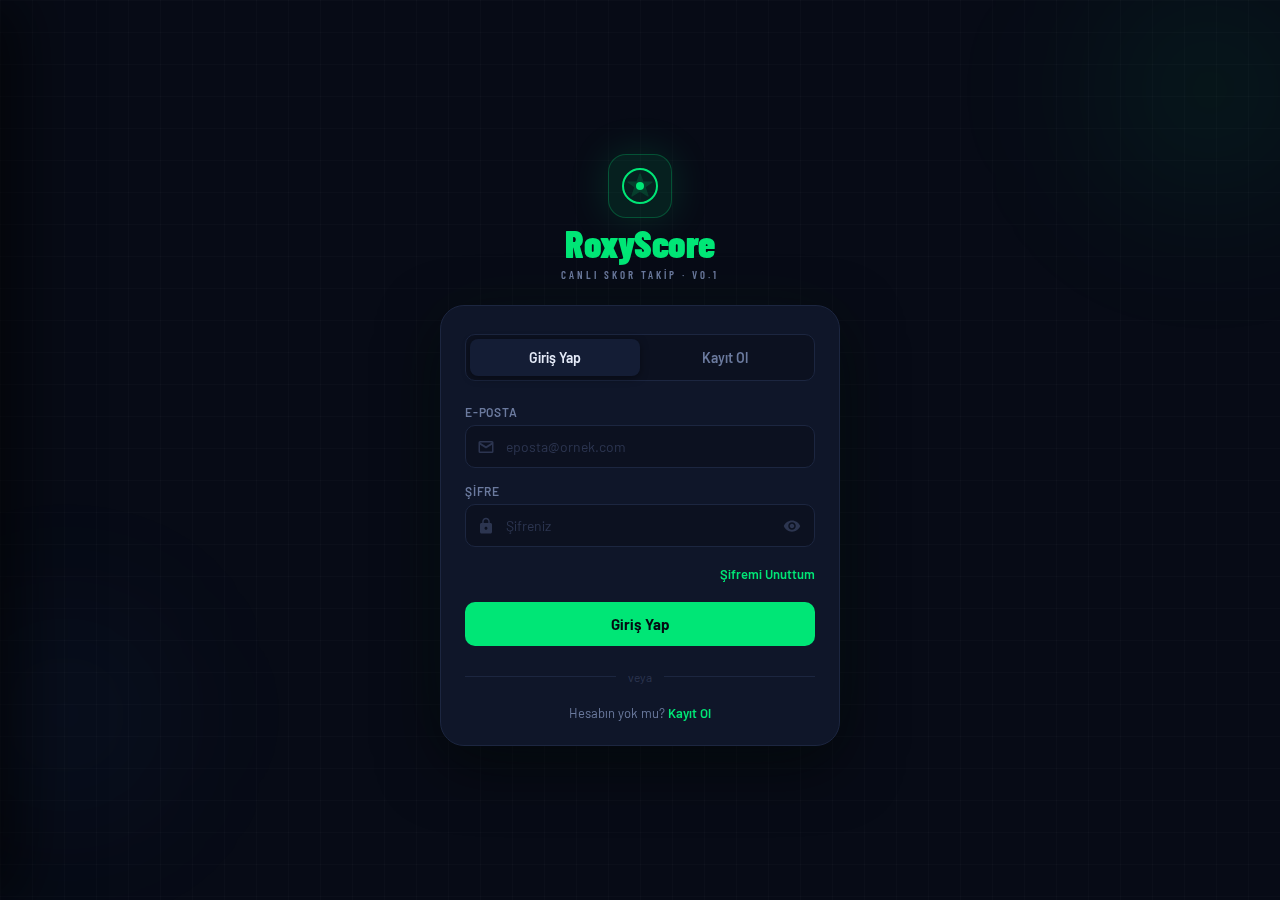
<file: team.html>
<!DOCTYPE html>
<html lang="tr">
<head>
  <meta charset="UTF-8"/>
  <meta name="apple-mobile-web-app-capable" content="yes"/>
  <meta name="apple-mobile-web-app-status-bar-style" content="black-translucent"/>
  <meta name="theme-color" content="#070b16"/>
  <meta name="viewport" content="width=device-width,initial-scale=1.0,maximum-scale=1.0,user-scalable=no"/>
  <title>Takım — RoxyScore</title>
  <link rel="stylesheet" href="shared.css"/>
  <link rel="stylesheet" href="team.css"/>
  <link href="https://fonts.googleapis.com/css2?family=Barlow+Condensed:wght@400;600;700;800;900&family=Barlow:wght@400;500;600&display=swap" rel="stylesheet"/>
  <link rel="manifest" href="manifest.json"/>
</head>
<body class="anim-up">

  <header class="topbar" id="topbar">
    <button class="back-btn" id="back-btn">
      <svg viewBox="0 0 24 24"><path d="M20 11H7.83l5.59-5.59L12 4l-8 8 8 8 1.41-1.41L7.83 13H20v-2z"/></svg>
    </button>
    <div class="topbar-center">
      <span class="topbar-league" id="topbar-league">—</span>
    </div>
    <button class="fav-toggle" id="fav-toggle">
      <svg viewBox="0 0 24 24"><path d="M12 17.27L18.18 21l-1.64-7.03L22 9.24l-7.19-.61L12 2 9.19 8.63 2 9.24l5.46 4.73L5.82 21z"/></svg>
    </button>
  </header>

  <div class="team-hero" id="team-hero">
    <div class="hero-bg" id="hero-bg"></div>
    <div class="hero-inner">
      <div class="hero-logo-wrap" id="hero-logo"></div>
      <div class="hero-info">
        <div class="hero-name"   id="hero-name">—</div>
        <div class="hero-league" id="hero-league">—</div>
      </div>
    </div>
  </div>

  <div class="tabs-wrap">
    <div class="tabs">
      <button class="tab active" data-tab="squad">Kadro</button>
      <button class="tab" data-tab="fixture">Fikstür</button>
    </div>
    <div class="tab-line" id="tab-line"></div>
  </div>

  <div class="tab-content" id="tab-content"></div>

  <div id="toast-container"></div>
  <script src="keys.js"></script>
  <script src="config.js"></script>
  <script src="api.js"></script>
  <script src="data.js"></script>
  <script src="shared.js"></script>
  <script src="team.js"></script>
</body>
</html>
</file>
<file: shared.css>
/* ================================================
   RoxyScore — shared.css  v0.3
   Sayfa animasyonları + CSS logo sistemi
   ================================================ */

/* ── SAYFA GİRİŞ ── */
@keyframes pageIn      { from { opacity:0; transform:translateX(20px); }  to { opacity:1; transform:none; } }
@keyframes pageInLeft  { from { opacity:0; transform:translateX(-20px); } to { opacity:1; transform:none; } }
@keyframes pageInUp    { from { opacity:0; transform:translateY(18px); }  to { opacity:1; transform:none; } }

body                { animation: pageIn     .26s cubic-bezier(.4,0,.2,1) both; }
body.anim-left      { animation: pageInLeft .26s cubic-bezier(.4,0,.2,1) both; }
body.anim-up        { animation: pageInUp   .26s cubic-bezier(.4,0,.2,1) both; }

/* ── SAYFA ÇIKIŞ ── */
body.page-exit {
  opacity: 0 !important;
  transform: translateX(-20px) !important;
  transition: opacity .19s ease, transform .19s ease !important;
  pointer-events: none !important;
  animation: none !important;
}
body.page-exit-right {
  opacity: 0 !important;
  transform: translateX(20px) !important;
  transition: opacity .19s ease, transform .19s ease !important;
  pointer-events: none !important;
  animation: none !important;
}

/* ── CSS TAKIM LOGOSU ──
   Kullanım: buildLogo(teamId, size) fonksiyonu ile oluşturulur
   Firebase'e geçişte buildLogo() → <img> döndürecek
── */
.tl {
  border-radius: 8px;
  background: var(--tc, #1e2740);
  border: 1px solid rgba(255,255,255,0.10);
  display: flex;
  align-items: center;
  justify-content: center;
  font-family: 'Barlow Condensed', sans-serif;
  font-weight: 900;
  color: rgba(255,255,255,0.90);
  letter-spacing: -0.5px;
  flex-shrink: 0;
  position: relative;
  overflow: hidden;
  user-select: none;
}
.tl::after {
  content: '';
  position: absolute;
  bottom: 0; left: 0; right: 0;
  height: 3px;
  background: var(--tc2, rgba(255,255,255,0.15));
}
.tl-xs  { width:22px;  height:22px;  font-size:8px;  border-radius:5px; }
.tl-sm  { width:32px;  height:32px;  font-size:12px; border-radius:8px; }
.tl-md  { width:44px;  height:44px;  font-size:16px; border-radius:11px; }
.tl-lg  { width:60px;  height:60px;  font-size:22px; border-radius:14px; }
.tl-xl  { width:72px;  height:72px;  font-size:26px; border-radius:16px; }

/* API logo img wrapper */
.tl-img { background:var(--card); border:1px solid var(--border); display:flex; align-items:center; justify-content:center; overflow:hidden; flex-shrink:0; }
.tl-img img { object-fit:contain; display:block; }

/* ── TOAST (global) ── */
#toast-container {
  position: fixed;
  top: 60px;
  left: 50%;
  transform: translateX(-50%);
  z-index: 9999;
  display: flex;
  flex-direction: column;
  gap: 8px;
  width: calc(100% - 32px);
  max-width: 380px;
  pointer-events: none;
}
.toast {
  background: #141d35;
  border: 1px solid #263050;
  border-left: 4px solid #00e676;
  border-radius: 12px;
  padding: 12px 16px;
  display: flex;
  align-items: center;
  gap: 10px;
  box-shadow: 0 8px 30px rgba(0,0,0,.55);
  animation: toastIn .28s cubic-bezier(.4,0,.2,1) both;
  pointer-events: all;
}
.toast.neutral  { border-left-color: #6b7a9e; }
.toast.yellow-card { border-left-color: #ffd600; }
.toast.red-card    { border-left-color: #ff3d57; }
.toast.goal        { border-left-color: #00e676; }
.toast-icon  { font-size: 20px; flex-shrink: 0; }
.toast-title { font-family:'Barlow Condensed',sans-serif; font-size:14px; font-weight:800; color:#e4eaf8; }
.toast-sub   { font-size:11px; color:#6b7a9e; margin-top:2px; }
@keyframes toastIn { from{opacity:0;transform:translateY(-10px)} to{opacity:1;transform:none} }

/* DRAWER */
.drawer-overlay{position:fixed;inset:0;z-index:500;background:rgba(4,9,22,.75);backdrop-filter:blur(4px);opacity:0;pointer-events:none;transition:opacity .3s}
.drawer-overlay.open{opacity:1;pointer-events:all}
.drawer{position:fixed;top:0;left:0;bottom:0;z-index:501;width:min(82vw,300px);background:var(--card);border-right:1px solid var(--border2);display:flex;flex-direction:column;transform:translateX(-100%);transition:transform .3s var(--ease);overflow-y:auto;scrollbar-width:none;box-shadow:20px 0 60px rgba(0,0,0,.6)}
.drawer.open{transform:translateX(0)}
.drawer-header{display:flex;align-items:center;justify-content:space-between;padding:16px 16px 12px;border-bottom:1px solid var(--border)}
.drawer-logo{font-family:var(--font-h);font-size:28px;font-weight:900}
.logo-main{color:var(--text)}.logo-accent{color:var(--green)}
.drawer-close{background:var(--bg2);border:1px solid var(--border);border-radius:10px;width:34px;height:34px;display:flex;align-items:center;justify-content:center;cursor:pointer}
.drawer-close svg{width:18px;height:18px;fill:var(--sub)}
.drawer-user{display:flex;align-items:center;gap:12px;padding:16px}
.drawer-avatar{width:44px;height:44px;border-radius:14px;background:var(--green-dim);border:1.5px solid var(--green);color:var(--green);font-family:var(--font-h);font-size:22px;font-weight:800;display:flex;align-items:center;justify-content:center;flex-shrink:0}
.drawer-email{font-size:13px;font-weight:600;word-break:break-all}
.drawer-badge{display:inline-block;margin-top:4px;font-size:10px;font-weight:700;background:var(--green-dim);color:var(--green);border:1px solid rgba(0,230,118,.3);border-radius:99px;padding:1px 8px;letter-spacing:1px}
.drawer-divider{height:1px;background:var(--border);margin:4px 0}
.drawer-nav{display:flex;flex-direction:column;padding:8px 10px;gap:2px}
.drawer-item{display:flex;align-items:center;gap:12px;background:none;border:none;color:var(--sub);font-family:var(--font-b);font-size:15px;font-weight:500;padding:12px 14px;border-radius:12px;cursor:pointer;text-align:left;width:100%;transition:.2s}
.drawer-item svg{width:20px;height:20px;fill:currentColor;flex-shrink:0}
.drawer-item:hover{background:var(--card2);color:var(--text)}
.drawer-item.active{background:var(--green-dim);color:var(--green);font-weight:600}
.drawer-item.logout{color:var(--red);margin-top:auto}
.drawer-item.logout:hover{background:var(--red-dim)}
</file>
<file: index.css>
:root{
  --bg:#070b16;--bg2:#0c1120;--card:#0f1629;--card2:#141d35;
  --border:#1c2640;--green:#00e676;--green-dim:rgba(0,230,118,.1);
  --red:#ff3d57;--text:#e4eaf8;--sub:#6b7a9e;--muted:#2c3550;
  --font-h:'Barlow Condensed',sans-serif;--font-b:'Barlow',sans-serif;
  --ease:cubic-bezier(.4,0,.2,1);
}
*{margin:0;padding:0;box-sizing:border-box;-webkit-tap-highlight-color:transparent}
html{height:100%;background:var(--bg)}
body{min-height:100%;display:flex;flex-direction:column;align-items:center;justify-content:center;padding:20px 16px;gap:24px;font-family:var(--font-b);color:var(--text);background:var(--bg);overflow-y:auto}

.bg-glow{position:fixed;border-radius:50%;pointer-events:none;z-index:0;filter:blur(80px)}
.g1{width:300px;height:300px;background:radial-gradient(circle,rgba(0,230,118,.12),transparent 70%);top:-60px;right:-80px}
.g2{width:250px;height:250px;background:radial-gradient(circle,rgba(59,139,250,.1),transparent 70%);bottom:60px;left:-60px}
.bg-grid{position:fixed;inset:0;z-index:0;background-image:linear-gradient(rgba(255,255,255,.02) 1px,transparent 1px),linear-gradient(90deg,rgba(255,255,255,.02) 1px,transparent 1px);background-size:32px 32px;pointer-events:none}

.logo-wrap{position:relative;z-index:1;display:flex;flex-direction:column;align-items:center;gap:6px;animation:fadeDown .6s ease both}
.logo-icon{width:64px;height:64px;background:var(--green-dim);border:1px solid rgba(0,230,118,.25);border-radius:18px;display:flex;align-items:center;justify-content:center;box-shadow:0 0 40px rgba(0,230,118,.15)}
.logo-text{font-family:var(--font-h);font-size:38px;font-weight:900;letter-spacing:-.5px;line-height:1}
.lm{color:var(--green)}.la{color:var(--green)}
.logo-sub{font-family:var(--font-h);font-size:11px;font-weight:600;letter-spacing:3px;color:var(--sub);text-transform:uppercase}

.auth-card{position:relative;z-index:1;width:100%;max-width:400px;background:var(--card);border:1px solid var(--border);border-radius:24px;padding:28px 24px 24px;box-shadow:0 20px 60px rgba(0,0,0,.5),0 0 80px rgba(0,230,118,.04);animation:fadeUp .6s .1s ease both}

.tabs{display:flex;background:var(--bg2);border-radius:10px;padding:4px;margin-bottom:24px;border:1px solid var(--border)}
.tab{flex:1;background:none;border:none;color:var(--sub);font-family:var(--font-b);font-size:14px;font-weight:600;padding:10px 8px;border-radius:8px;cursor:pointer;transition:.2s}
.tab.active{background:var(--card2);color:var(--text);box-shadow:0 2px 8px rgba(0,0,0,.4)}

.auth-form{display:none;flex-direction:column;gap:16px}
.auth-form.active{display:flex}

.fg{display:flex;flex-direction:column;gap:6px}
.fg label{font-size:12px;font-weight:600;color:var(--sub);text-transform:uppercase;letter-spacing:.8px}
.iw{position:relative;display:flex;align-items:center}
.iw input{width:100%;background:var(--bg2);border:1.5px solid var(--border);border-radius:10px;color:var(--text);font-family:var(--font-b);font-size:14px;padding:12px 40px 12px 40px;outline:none;transition:.2s;-webkit-appearance:none}
.iw input::placeholder{color:var(--muted)}
.iw input:focus{border-color:var(--green);background:rgba(0,230,118,.04);box-shadow:0 0 0 3px rgba(0,230,118,.1)}
.iw input.error{border-color:var(--red)}
.ii{position:absolute;left:12px;width:18px;height:18px;fill:var(--muted);pointer-events:none;transition:.2s}
.iw:focus-within .ii{fill:var(--green)}
.eye{position:absolute;right:10px;background:none;border:none;cursor:pointer;padding:4px;display:flex}
.eye svg{width:18px;height:18px;fill:var(--muted);transition:.2s}
.eye:hover svg{fill:var(--sub)}

.fe{font-size:12px;color:var(--red);padding-left:2px;display:none;transition:.2s}
.fe.show{display:block}

.strength-wrap{display:flex;align-items:center;gap:8px;margin-top:2px}
.strength-bar{flex:1;height:4px;background:var(--border);border-radius:99px;overflow:hidden}
.strength-fill{height:100%;width:0;border-radius:99px;transition:width .3s,background .3s}
.strength-label{font-size:11px;font-weight:600;min-width:48px}

.forgot-hdr{display:flex;align-items:flex-start;gap:12px;margin-bottom:4px}
.back-sm{background:var(--bg2);border:1px solid var(--border);border-radius:10px;width:36px;height:36px;display:flex;align-items:center;justify-content:center;cursor:pointer;flex-shrink:0;transition:.2s}
.back-sm:hover{border-color:var(--green)}
.back-sm svg{width:20px;height:20px;fill:var(--text)}
.forgot-title{font-family:var(--font-h);font-size:22px;font-weight:800}
.forgot-desc{font-size:13px;color:var(--sub);margin-top:2px}

.btn-primary{width:100%;background:var(--green);border:none;border-radius:10px;color:#040b12;font-family:var(--font-b);font-size:15px;font-weight:700;padding:13px;cursor:pointer;display:flex;align-items:center;justify-content:center;gap:8px;transition:.2s;margin-top:4px;position:relative;overflow:hidden}
.btn-primary:hover{filter:brightness(1.1);transform:translateY(-1px);box-shadow:0 6px 20px rgba(0,230,118,.3)}
.btn-primary:active{transform:none}
.btn-primary:disabled{opacity:.6;cursor:not-allowed;transform:none}
.bl{width:18px;height:18px;border:2px solid rgba(0,0,0,.25);border-top-color:#040b12;border-radius:50%;animation:spin .6s linear infinite}
.hidden{display:none!important}

.divider{position:relative;text-align:center;margin:4px 0}
.divider::before{content:'';position:absolute;top:50%;left:0;width:100%;height:1px;background:var(--border)}
.divider span{position:relative;z-index:1;background:var(--card);padding:0 12px;font-size:12px;color:var(--muted)}

.switch-hint{text-align:center;font-size:13px;color:var(--sub)}
.link-btn{background:none;border:none;color:var(--green);font-family:var(--font-b);font-size:13px;font-weight:600;cursor:pointer}

.modal-overlay{position:fixed;inset:0;z-index:999;background:rgba(4,9,20,.85);backdrop-filter:blur(6px);display:flex;align-items:center;justify-content:center;padding:24px;animation:fadeIn .2s ease}
.modal-overlay.hidden{display:none}
.modal-box{background:var(--card2);border:1px solid var(--border);border-radius:20px;padding:32px 24px;text-align:center;display:flex;flex-direction:column;align-items:center;gap:12px;max-width:300px;width:100%;animation:popIn .3s ease;box-shadow:0 20px 60px rgba(0,0,0,.6)}
.modal-icon{width:56px;height:56px;border-radius:50%;background:var(--green-dim);border:2px solid var(--green);display:flex;align-items:center;justify-content:center}
.modal-icon svg{width:28px;height:28px;fill:var(--green)}
.modal-title{font-family:var(--font-h);font-size:22px;font-weight:800}
.modal-desc{font-size:14px;color:var(--sub);line-height:1.5}
.modal-box .btn-primary{max-width:200px}

@keyframes fadeDown{from{opacity:0;transform:translateY(-16px)}to{opacity:1;transform:none}}
@keyframes fadeUp  {from{opacity:0;transform:translateY(20px)} to{opacity:1;transform:none}}
@keyframes fadeIn  {from{opacity:0}to{opacity:1}}
@keyframes popIn   {from{transform:scale(.9);opacity:0}to{transform:scale(1);opacity:1}}
@keyframes spin    {to{transform:rotate(360deg)}}
@keyframes shake   {0%,100%{transform:translateX(0)}25%{transform:translateX(-6px)}75%{transform:translateX(6px)}}
.shake{animation:shake .35s ease}
</file>
<file: favorites.css>
:root{
  --bg:#070b16;--bg2:#0c1120;--card:#0f1629;--card2:#141d35;
  --border:#1c2640;--border2:#263050;
  --green:#00e676;--green-dim:rgba(0,230,118,.1);
  --red:#ff3d57;--red-dim:rgba(255,61,87,.1);
  --yellow:#ffd600;--blue:#3b8bfa;
  --text:#e4eaf8;--sub:#6b7a9e;--muted:#2c3550;
  --top-h:52px;--tabs-h:46px;--nav-h:72px;
  --font-h:'Barlow Condensed',sans-serif;--font-b:'Barlow',sans-serif;
  --ease:cubic-bezier(.4,0,.2,1);
}
*{margin:0;padding:0;box-sizing:border-box;-webkit-tap-highlight-color:transparent}
html,body{height:100%;overflow:hidden;background:var(--bg);color:var(--text);font-family:var(--font-b)}

/* TOPBAR */
.topbar{position:fixed;top:0;left:0;right:0;z-index:100;height:var(--top-h);background:var(--bg);border-bottom:1px solid var(--border);display:flex;align-items:center;justify-content:space-between;padding:0 12px}
.back-btn{background:var(--card);border:1px solid var(--border);border-radius:10px;width:36px;height:36px;display:flex;align-items:center;justify-content:center;cursor:pointer;transition:.2s}
.back-btn:hover{border-color:var(--green)}.back-btn svg{width:20px;height:20px;fill:var(--text)}
.topbar-center{flex:1;text-align:center}
.topbar-title{font-family:var(--font-h);font-size:18px;font-weight:800}

/* TABS */
.tabs-wrap{position:fixed;top:var(--top-h);left:0;right:0;z-index:90;background:var(--bg2);border-bottom:1px solid var(--border);height:var(--tabs-h);display:flex;position:fixed}
.ftab{flex:1;background:none;border:none;color:var(--sub);font-family:var(--font-b);font-size:13px;font-weight:600;cursor:pointer;transition:color .2s;position:relative;z-index:1}
.ftab.active{color:var(--green)}
.ftab-line{position:absolute;bottom:0;height:2px;background:var(--green);border-radius:99px;transition:left .25s var(--ease),width .25s var(--ease)}

/* CONTENT */
.fav-content{position:fixed;top:calc(var(--top-h) + var(--tabs-h));bottom:var(--nav-h);left:0;right:0;overflow-y:auto;scrollbar-width:none;padding:16px;-webkit-overflow-scrolling:touch}
.fav-content::-webkit-scrollbar{display:none}
.fade-in{animation:fadeIn .22s ease}
@keyframes fadeIn{from{opacity:0;transform:translateY(6px)}to{opacity:1;transform:none}}

/* TEAM GRID */
.team-grid{display:grid;grid-template-columns:1fr 1fr;gap:10px}
.team-card{background:var(--card);border:1px solid var(--border);border-radius:16px;padding:16px;display:flex;flex-direction:column;align-items:center;gap:8px;position:relative;cursor:pointer;transition:border-color .2s}
.team-card:hover{border-color:var(--border2)}
.team-card-name{font-family:var(--font-h);font-size:16px;font-weight:800;text-align:center;line-height:1.2}
.team-card-league{font-size:11px;color:var(--sub);text-align:center}
.team-card-remove{position:absolute;top:8px;right:8px;background:var(--red-dim);border:1px solid rgba(255,61,87,.25);border-radius:8px;width:26px;height:26px;display:flex;align-items:center;justify-content:center;cursor:pointer;transition:.2s}
.team-card-remove:hover{border-color:var(--red)}.team-card-remove svg{width:13px;height:13px;fill:var(--red)}
.team-card-detail{background:var(--green-dim);border:1px solid rgba(0,230,118,.25);border-radius:99px;color:var(--green);font-family:var(--font-b);font-size:11px;font-weight:700;padding:4px 14px;cursor:pointer;transition:.2s}
.team-card-detail:hover{background:rgba(0,230,118,.2)}

/* NOTIF LIST */
.notif-list{display:flex;flex-direction:column;gap:8px}
.notif-item{background:var(--card);border:1px solid var(--border);border-radius:14px;padding:12px 14px;display:flex;align-items:center;gap:10px;cursor:pointer;transition:border-color .15s;position:relative}
.notif-item:hover{border-color:var(--border2)}
.notif-item.live{border-left:3px solid var(--red)}
.notif-info{display:flex;flex-direction:column;gap:2px;flex:1;min-width:0}
.notif-teams{font-family:var(--font-h);font-size:14px;font-weight:700;white-space:nowrap;overflow:hidden;text-overflow:ellipsis}
.notif-league{font-size:11px;color:var(--sub)}
.notif-status{font-size:10px;font-weight:700;padding:2px 8px;border-radius:99px;align-self:flex-start;margin-top:3px}
.s-live{background:var(--red-dim);color:var(--red)}
.s-upcoming{background:var(--green-dim);color:var(--green)}
.s-finished{background:var(--muted);color:var(--sub)}
.notif-remove{background:none;border:none;cursor:pointer;padding:4px;flex-shrink:0}
.notif-remove svg{width:16px;height:16px;fill:var(--muted);transition:.2s}
.notif-remove:hover svg{fill:var(--red)}

/* EMPTY */
.empty-fav{display:flex;flex-direction:column;align-items:center;justify-content:center;gap:12px;padding:60px 24px;color:var(--sub);text-align:center}
.empty-fav .ef-icon{font-size:48px}
.empty-fav h3{font-family:var(--font-h);font-size:20px;font-weight:700}
.empty-fav p{font-size:13px;color:var(--muted);max-width:220px;line-height:1.5}
.empty-fav-btn{background:var(--green-dim);border:1px solid rgba(0,230,118,.3);color:var(--green);font-family:var(--font-b);font-size:13px;font-weight:600;padding:10px 20px;border-radius:99px;cursor:pointer;transition:.2s}
.empty-fav-btn:hover{background:rgba(0,230,118,.2)}

/* BOTTOM NAV */
.bottom-nav{position:fixed;bottom:0;left:0;right:0;z-index:200;height:var(--nav-h);background:var(--bg2);border-top:1px solid var(--border);display:flex;align-items:center;justify-content:space-around;padding:0 8px;padding-bottom:env(safe-area-inset-bottom,0)}
.nav-btn{display:flex;flex-direction:column;align-items:center;gap:4px;background:none;border:none;cursor:pointer;color:var(--sub);padding:8px 10px;border-radius:12px;transition:.2s;flex:1}
.nav-btn:hover,.nav-btn.nav-active{color:var(--green)}
.nav-btn.nav-active{color:var(--green)}
.nav-btn svg{width:22px;height:22px;fill:currentColor}
.nav-btn span{font-size:10px;font-weight:600;letter-spacing:.3px}
.nav-center{display:flex;flex-direction:column;align-items:center;gap:4px;background:none;border:none;cursor:pointer;padding:0 10px;flex:0 0 auto}
.nav-center-inner{width:56px;height:56px;border-radius:18px;background:var(--green);display:flex;align-items:center;justify-content:center;box-shadow:0 0 0 4px rgba(0,230,118,.15),0 0 24px rgba(0,230,118,.4);transition:.2s;position:relative;top:-10px}
.nav-center-inner svg{width:26px;height:26px;fill:#040b12}
.nav-center span{font-size:10px;font-weight:700;color:var(--green);letter-spacing:.3px;margin-top:-6px}
.nav-center:hover .nav-center-inner{transform:translateY(-2px)}

/* TOAST */
#toast-container{position:fixed;top:60px;left:50%;transform:translateX(-50%);z-index:9999;display:flex;flex-direction:column;gap:8px;width:calc(100% - 32px);max-width:380px;pointer-events:none}
.toast{background:var(--card2);border:1px solid var(--border2);border-left:4px solid var(--green);border-radius:12px;padding:12px 16px;display:flex;align-items:center;gap:10px;box-shadow:0 8px 30px rgba(0,0,0,.5);pointer-events:all}
.toast.neutral{border-left-color:var(--sub)}
.toast-icon{font-size:20px}
.toast-body .toast-title{font-family:var(--font-h);font-size:14px;font-weight:800}
.toast-body .toast-sub{font-size:11px;color:var(--sub)}
</file>
<file: home.css>
:root{
  --bg:#070b16;--bg2:#0c1120;--card:#0f1629;--card2:#141d35;
  --border:#1c2640;--border2:#263050;
  --green:#00e676;--green-dim:rgba(0,230,118,.1);--green-glow:rgba(0,230,118,.25);
  --red:#ff3d57;--red-dim:rgba(255,61,87,.1);
  --yellow:#ffd600;--blue:#3b8bfa;
  --text:#e4eaf8;--sub:#6b7a9e;--muted:#2c3550;
  --nav-h:72px;--top-h:52px;--date-h:68px;--pill-h:48px;
  --font-h:'Barlow Condensed',sans-serif;--font-b:'Barlow',sans-serif;
  --ease:cubic-bezier(.4,0,.2,1);
}
*{margin:0;padding:0;box-sizing:border-box;-webkit-tap-highlight-color:transparent}
html,body{height:100%;overflow:hidden;background:var(--bg);color:var(--text);font-family:var(--font-b)}

/* TOPBAR */
.topbar{position:fixed;top:0;left:0;right:0;z-index:100;height:var(--top-h);background:var(--bg);border-bottom:1px solid var(--border);display:flex;align-items:center;justify-content:space-between;padding:0 16px}
.logo-mark{font-family:var(--font-h);font-size:20px;font-weight:900;background:var(--green);color:#040b12;width:32px;height:32px;border-radius:8px;display:flex;align-items:center;justify-content:center;letter-spacing:-1px}
.logo-mark span{opacity:.6}
.topbar-center{display:flex;align-items:center;gap:8px}
.topbar-title{font-family:var(--font-h);font-weight:800;font-size:20px}
.version-badge{background:var(--green-dim);border:1px solid rgba(0,230,118,.3);color:var(--green);font-size:10px;font-weight:700;padding:2px 8px;border-radius:99px;letter-spacing:.5px}
.icon-btn{background:var(--card);border:1px solid var(--border);border-radius:10px;width:36px;height:36px;display:flex;align-items:center;justify-content:center;cursor:pointer;position:relative;transition:.2s}
.icon-btn:hover{border-color:var(--green)}
.icon-btn svg{width:20px;height:20px;fill:var(--sub)}
.notif-dot{position:absolute;top:7px;right:7px;width:7px;height:7px;border-radius:50%;background:var(--red);border:1.5px solid var(--bg)}
.notif-dot.hidden{display:none}

/* DATE STRIP */
.date-strip-wrap{position:fixed;top:var(--top-h);left:0;right:0;z-index:99;height:var(--date-h);background:var(--bg2);border-bottom:1px solid var(--border);overflow:hidden}
.date-strip{height:100%;display:flex;align-items:center;overflow-x:auto;scrollbar-width:none;gap:6px;padding:0 16px;-webkit-overflow-scrolling:touch}
.date-strip::-webkit-scrollbar{display:none}
.date-item{flex-shrink:0;display:flex;flex-direction:column;align-items:center;gap:3px;padding:8px 14px;border-radius:12px;cursor:pointer;border:1.5px solid transparent;transition:.2s var(--ease);min-width:56px;background:transparent;color:var(--text);font-family:var(--font-b)}
.date-item .day-name{font-size:10px;font-weight:600;color:var(--sub);text-transform:uppercase;letter-spacing:.8px}
.date-item .day-num{font-family:var(--font-h);font-size:22px;font-weight:800;line-height:1}
.date-item .match-count{font-size:10px;color:var(--sub);background:var(--muted);padding:1px 6px;border-radius:99px}
.date-item.today .day-name{color:var(--green)}
.date-item.active{background:var(--green-dim);border-color:var(--green)}
.date-item.active .day-name,.date-item.active .day-num{color:var(--green)}
.date-item.active .match-count{background:rgba(0,230,118,.2);color:var(--green)}

/* PILLS */
.filter-pills{position:fixed;z-index:98;top:calc(var(--top-h) + var(--date-h));left:0;right:0;height:var(--pill-h);display:flex;align-items:center;gap:8px;padding:0 16px;background:var(--bg);border-bottom:1px solid var(--border);overflow-x:auto;scrollbar-width:none}
.filter-pills::-webkit-scrollbar{display:none}
.pill{flex-shrink:0;background:var(--card);border:1.5px solid var(--border);border-radius:99px;color:var(--sub);font-family:var(--font-b);font-size:13px;font-weight:600;padding:6px 16px;cursor:pointer;transition:.2s;white-space:nowrap;display:flex;align-items:center;gap:6px}
.pill.active{background:var(--green-dim);border-color:var(--green);color:var(--green)}
.live-dot-pill{width:7px;height:7px;border-radius:50%;background:var(--red);animation:pulseRed 1.4s ease infinite}

/* FAV STRIP */
.fav-strip-block{position:fixed;left:0;right:0;z-index:95;background:var(--bg);border-bottom:1px solid rgba(255,214,0,.15)}
.fav-strip-label{font-family:var(--font-h);font-size:10px;font-weight:800;text-transform:uppercase;letter-spacing:1.5px;color:var(--yellow);padding:8px 16px 2px;display:flex;align-items:center;gap:6px}
.fav-strip-label::before{content:'';width:6px;height:6px;border-radius:50%;background:var(--yellow);display:inline-block}
.fav-strip{display:flex;overflow-x:auto;scrollbar-width:none;gap:8px;padding:4px 16px 10px;-webkit-overflow-scrolling:touch}
.fav-strip::-webkit-scrollbar{display:none}
.fav-mc{flex-shrink:0;background:var(--card);border:1px solid var(--border);border-radius:12px;padding:8px 12px;display:flex;flex-direction:column;gap:4px;cursor:pointer;min-width:160px;transition:border-color .2s;position:relative}
.fav-mc:hover{border-color:rgba(255,214,0,.4)}
.fav-mc.live{border-left:3px solid var(--red)}
.fav-mc-teams{display:flex;align-items:center;justify-content:space-between;gap:6px}
.fav-mc-team{display:flex;align-items:center;gap:5px}
.fav-mc-name{font-family:var(--font-h);font-size:11px;font-weight:700;white-space:nowrap;overflow:hidden;text-overflow:ellipsis;max-width:52px}
.fav-mc-score{font-family:var(--font-h);font-size:18px;font-weight:900;color:var(--text);letter-spacing:-1px;text-align:center;flex-shrink:0}
.fav-mc-status{font-size:9px;font-weight:700;text-transform:uppercase;letter-spacing:.5px;text-align:center}
.fav-mc-status.live{color:var(--red)}
.fav-mc-status.upcoming{color:var(--green)}
.fav-mc-status.finished{color:var(--sub)}
.fav-mc-remove{position:absolute;top:4px;right:4px;width:16px;height:16px;display:flex;align-items:center;justify-content:center;background:rgba(255,255,255,.06);border-radius:50%;cursor:pointer}
.fav-mc-remove svg{width:10px;height:10px;fill:var(--muted)}
.fav-mc-remove:hover svg{fill:var(--red)}

/* MATCH LIST */
.match-list{position:fixed;left:0;right:0;overflow-y:auto;scrollbar-width:none;padding:0 0 8px;-webkit-overflow-scrolling:touch}
.match-list::-webkit-scrollbar{display:none}

/* LEAGUE GROUP */
.league-group{margin-bottom:2px}
.league-header{display:flex;align-items:center;gap:10px;padding:10px 16px;position:sticky;top:0;z-index:10;background:var(--bg2);border-top:1px solid var(--border);border-bottom:1px solid var(--border);cursor:pointer;transition:.15s}
.league-header:hover{background:#111826}
.league-flag{font-size:18px;flex-shrink:0;width:24px;text-align:center}
.league-name{font-family:var(--font-h);font-size:14px;font-weight:700;text-transform:uppercase;letter-spacing:.5px;flex:1}
.league-country{font-size:11px;color:var(--sub)}
.league-count{font-size:11px;font-weight:600;background:var(--muted);color:var(--sub);padding:2px 8px;border-radius:99px}
.league-toggle{width:18px;height:18px;fill:var(--sub);transition:transform .25s;flex-shrink:0}
.league-group.collapsed .league-toggle{transform:rotate(-90deg)}
.league-group.collapsed .league-matches{display:none}

/* MATCH CARD */
/* ── MAÇ KARTI ─────────────────────────────────── */
.match-card{
  background:var(--card);
  border:1px solid var(--border);
  border-radius:16px;
  margin:0 10px 8px;
  overflow:hidden;
  cursor:pointer;
  transition:border-color .2s, transform .15s;
  position:relative;
}
.match-card:hover{border-color:var(--border2);transform:translateY(-1px)}
.match-card.card-live{border-color:rgba(255,61,87,.35);background:rgba(255,61,87,.03)}
.match-card.card-live::before{content:'';position:absolute;left:0;top:0;bottom:0;width:3px;background:var(--red);border-radius:16px 0 0 16px}

/* ÜST BAR — Takip butonu */
.card-top{
  display:flex;
  justify-content:center;
  padding:8px 12px 4px;
  border-bottom:1px solid rgba(255,255,255,.05);
}
.btn-follow{
  display:flex;align-items:center;gap:6px;
  background:rgba(255,255,255,.05);
  border:1px solid rgba(255,255,255,.1);
  border-radius:99px;
  color:var(--sub);
  font-family:var(--font-b);font-size:12px;font-weight:600;
  padding:5px 14px;
  cursor:pointer;
  transition:.2s;
}
.btn-follow svg{width:14px;height:14px;fill:var(--sub);transition:.2s}
.btn-follow:hover{background:rgba(0,230,118,.1);border-color:rgba(0,230,118,.35);color:var(--green)}
.btn-follow:hover svg{fill:var(--green)}
.btn-follow.active{background:rgba(0,230,118,.15);border-color:rgba(0,230,118,.5);color:var(--green);box-shadow:0 0 12px rgba(0,230,118,.15)}
.btn-follow.active svg{fill:var(--green)}

/* ORTA — Takımlar + Skor */
.card-body{display:flex;align-items:center;padding:12px 10px 14px;gap:8px}

/* TAKIM BLOĞU */
.card-team{display:flex;align-items:center;gap:8px;flex:1}
.home-team{flex-direction:row;justify-content:flex-start}
.away-team{flex-direction:row-reverse;justify-content:flex-start}

.team-logo-name{display:flex;flex-direction:column;align-items:center;gap:5px;min-width:0}
.home-team .team-logo-name{align-items:center}
.away-team .team-logo-name{align-items:center}

.team-label{
  font-family:var(--font-h);font-size:12px;font-weight:700;
  color:var(--text);text-align:center;
  white-space:nowrap;overflow:hidden;text-overflow:ellipsis;
  max-width:72px;
  cursor:pointer;
  transition:color .15s;
}
.team-label:hover{color:var(--green)}

/* FAV YILDIZ BUTONU — Logo yanında, büyük */
.btn-fav-team{
  width:36px;height:36px;
  flex-shrink:0;
  display:flex;align-items:center;justify-content:center;
  background:rgba(255,214,0,.06);
  border:1.5px solid rgba(255,214,0,.2);
  border-radius:10px;
  cursor:pointer;
  transition:.2s;
}
.btn-fav-team svg{width:18px;height:18px;fill:rgba(255,214,0,.25);transition:.2s}
.btn-fav-team:hover{background:rgba(255,214,0,.12);border-color:rgba(255,214,0,.5);transform:scale(1.1)}
.btn-fav-team:hover svg{fill:var(--yellow)}
.btn-fav-team.active{background:rgba(255,214,0,.18);border-color:var(--yellow);box-shadow:0 0 12px rgba(255,214,0,.2)}
.btn-fav-team.active svg{fill:var(--yellow)}

/* ORTA: Skor + Durum */
.card-center{display:flex;flex-direction:column;align-items:center;gap:6px;flex-shrink:0;min-width:72px}
.card-score{font-family:var(--font-h);font-size:28px;font-weight:900;line-height:1;display:flex;align-items:center;gap:4px}
.score-div{font-size:20px;color:var(--sub);font-weight:700}
.upcoming-score{font-size:18px;color:var(--sub);font-weight:600}
.card-status{font-size:11px;font-weight:700;padding:3px 10px;border-radius:99px;letter-spacing:.5px}
.live-status{background:var(--red-dim);color:var(--red);display:flex;align-items:center;gap:5px;animation:pulseBg 2s ease infinite}
.live-pulse{width:6px;height:6px;background:var(--red);border-radius:50%;animation:pulseRed 1.5s ease infinite;flex-shrink:0}
.done-status{background:var(--muted);color:var(--sub)}
.upcoming-status{background:var(--green-dim);color:var(--green)}
@keyframes pulseBg{0%,100%{background:rgba(255,61,87,.1)}50%{background:rgba(255,61,87,.18)}}

/* LİG GRUBU */
.league-group{margin-bottom:4px}
.league-header{display:flex;align-items:center;gap:8px;padding:10px 16px;cursor:pointer;background:var(--bg2);border-bottom:1px solid var(--border);transition:background .15s;position:sticky;top:0;z-index:10}
.league-header:hover{background:var(--card2)}
.league-flag{font-size:16px;flex-shrink:0}
.league-name{font-family:var(--font-h);font-size:14px;font-weight:800;text-transform:uppercase;letter-spacing:.5px;flex:1;color:var(--text)}
.league-count{font-size:11px;font-weight:700;background:var(--green-dim);color:var(--green);border:1px solid rgba(0,230,118,.25);border-radius:99px;padding:1px 8px}
.collapse-arrow{width:18px;height:18px;fill:var(--sub);transition:transform .25s;flex-shrink:0}
.collapse-arrow.collapsed{transform:rotate(-90deg)}
.league-matches{display:flex;flex-direction:column;padding:8px 0}
.league-matches.hidden{display:none}


/* BOTTOM NAV */
.bottom-nav{position:fixed;bottom:0;left:0;right:0;z-index:200;height:var(--nav-h);background:var(--bg2);border-top:1px solid var(--border);display:flex;align-items:center;justify-content:space-around;padding:0 8px;padding-bottom:env(safe-area-inset-bottom,0)}
.nav-btn{display:flex;flex-direction:column;align-items:center;gap:4px;background:none;border:none;cursor:pointer;color:var(--sub);padding:8px 10px;border-radius:12px;transition:.2s;flex:1}
.nav-btn:hover,.nav-btn.active{color:var(--text)}
.nav-btn svg{width:22px;height:22px;fill:currentColor}.nav-btn span{font-size:10px;font-weight:600;letter-spacing:.3px}
.nav-center{display:flex;flex-direction:column;align-items:center;gap:4px;background:none;border:none;cursor:pointer;position:relative;padding:0 10px;flex:0 0 auto}
.nav-center-inner{width:56px;height:56px;border-radius:18px;background:var(--green);display:flex;align-items:center;justify-content:center;box-shadow:0 0 0 4px rgba(0,230,118,.15),0 0 24px rgba(0,230,118,.4),0 4px 16px rgba(0,0,0,.5);transition:.2s;position:relative;top:-10px}
.nav-center-inner svg{width:26px;height:26px;fill:#040b12}
.nav-center:hover .nav-center-inner{transform:translateY(-2px);box-shadow:0 0 0 6px rgba(0,230,118,.2),0 0 32px rgba(0,230,118,.5)}
.nav-center span{font-size:10px;font-weight:700;color:var(--green);letter-spacing:.3px;margin-top:-6px}

/* SEARCH */
.search-overlay{position:fixed;inset:0;z-index:600;background:rgba(4,9,22,.95);backdrop-filter:blur(8px);display:flex;flex-direction:column;padding:16px;animation:fadeIn .2s ease}
.search-overlay.hidden{display:none}
.search-box{display:flex;flex-direction:column;gap:12px}
.search-input-wrap{display:flex;align-items:center;gap:10px;background:var(--card2);border:1.5px solid var(--border2);border-radius:14px;padding:12px 14px}
.search-input-wrap svg{width:20px;height:20px;fill:var(--sub);flex-shrink:0}
.search-input-wrap input{flex:1;background:none;border:none;outline:none;color:var(--text);font-family:var(--font-b);font-size:16px}
.search-input-wrap input::placeholder{color:var(--sub)}
#search-close{background:none;border:none;cursor:pointer;padding:4px}
#search-close svg{width:20px;height:20px;fill:var(--sub)}
.search-results{display:flex;flex-direction:column;gap:4px;overflow-y:auto;max-height:calc(100vh - 100px);scrollbar-width:none}
.search-results::-webkit-scrollbar{display:none}
.search-hint{color:var(--sub);font-size:14px;text-align:center;padding:32px}
.search-section-label{font-family:var(--font-h);font-size:11px;font-weight:800;text-transform:uppercase;letter-spacing:1px;color:var(--sub);padding:12px 4px 6px}
.search-result-item{display:flex;align-items:center;gap:12px;background:var(--card2);border:1px solid var(--border);border-radius:12px;padding:12px;cursor:pointer;transition:.15s}
.search-result-item:hover{border-color:var(--green)}
.sr-info{flex:1}
.sr-name{font-family:var(--font-h);font-size:15px;font-weight:700}
.sr-sub{font-size:12px;color:var(--sub);margin-top:2px}
.sr-badge{font-size:10px;font-weight:700;padding:2px 8px;border-radius:99px;flex-shrink:0}
.sr-live{background:var(--red-dim);color:var(--red)}
.sr-finished{background:var(--muted);color:var(--sub)}
.sr-upcoming{background:var(--green-dim);color:var(--green)}

/* TOAST */
#toast-container{position:fixed;top:60px;left:50%;transform:translateX(-50%);z-index:9999;display:flex;flex-direction:column;gap:8px;width:calc(100% - 32px);max-width:380px;pointer-events:none}
.toast{background:var(--card2);border:1px solid var(--border2);border-left:4px solid var(--green);border-radius:12px;padding:12px 16px;display:flex;align-items:flex-start;gap:10px;box-shadow:0 8px 30px rgba(0,0,0,.5);animation:slideDown .3s var(--ease) both;pointer-events:all}
.toast.neutral{border-left-color:var(--sub)}
.toast.yellow-card{border-left-color:var(--yellow)}
.toast.red-card{border-left-color:var(--red)}
.toast-emoji{font-size:22px;flex-shrink:0}
.toast-body .toast-title{font-family:var(--font-h);font-size:15px;font-weight:800}
.toast-body .toast-sub{font-size:12px;color:var(--sub);margin-top:2px}

@keyframes slideDown{from{opacity:0;transform:translateY(-12px)}to{opacity:1;transform:translateY(0)}}
@keyframes fadeIn{from{opacity:0}to{opacity:1}}
@keyframes pulseRed{0%,100%{opacity:1}50%{opacity:.5}}


/* ── BOŞ/HATA EKRANI ────────────────────────────── */
.empty-screen{display:flex;flex-direction:column;align-items:center;justify-content:center;gap:16px;padding:60px 24px;text-align:center;min-height:300px}
.es-icon{font-size:56px;line-height:1}
.es-spinner{width:48px;height:48px;border:3px solid var(--border2);border-top-color:var(--green);border-radius:50%;animation:spin 1s linear infinite}
@keyframes spin{to{transform:rotate(360deg)}}
.es-title{font-family:var(--font-h);font-size:22px;font-weight:800;color:var(--text)}
.es-sub{font-size:13px;color:var(--sub);line-height:1.6;max-width:260px}
.es-btn{background:var(--green-dim);border:1px solid rgba(0,230,118,.35);color:var(--green);font-family:var(--font-b);font-size:14px;font-weight:700;padding:11px 28px;border-radius:99px;cursor:pointer;transition:.2s;margin-top:8px}
.es-btn:hover{background:rgba(0,230,118,.2)}

.es-err-detail{background:rgba(255,61,87,.1);border:1px solid rgba(255,61,87,.25);border-radius:10px;padding:8px 14px;font-size:11px;color:var(--red);font-family:monospace;max-width:280px;word-break:break-all;text-align:left}

#fav-strip-container{position:fixed;left:0;right:0;z-index:96;top:calc(var(--top-h) + var(--date-h) + var(--pill-h))}
</file>
<file: match.css>
:root{
  --bg:#070b16;--bg2:#0c1120;--card:#0f1629;--card2:#141d35;
  --border:#1c2640;--border2:#263050;
  --green:#00e676;--green-dim:rgba(0,230,118,.1);
  --red:#ff3d57;--red-dim:rgba(255,61,87,.1);
  --yellow:#ffd600;--yellow-dim:rgba(255,214,0,.1);
  --blue:#3b8bfa;--text:#e4eaf8;--sub:#6b7a9e;--muted:#2c3550;
  --top-h:52px;--hero-h:230px;--tabs-h:46px;
  --font-h:'Barlow Condensed',sans-serif;--font-b:'Barlow',sans-serif;
  --ease:cubic-bezier(.4,0,.2,1);
}
*{margin:0;padding:0;box-sizing:border-box;-webkit-tap-highlight-color:transparent}
html,body{height:100%;background:var(--bg);color:var(--text);font-family:var(--font-b);overflow:hidden}

/* TOPBAR */
.topbar{position:fixed;top:0;left:0;right:0;z-index:100;height:var(--top-h);background:var(--bg);border-bottom:1px solid var(--border);display:flex;align-items:center;justify-content:space-between;padding:0 12px}
.back-btn{background:var(--card);border:1px solid var(--border);border-radius:10px;width:36px;height:36px;display:flex;align-items:center;justify-content:center;cursor:pointer;flex-shrink:0;transition:.2s}
.back-btn:hover{border-color:var(--green)}.back-btn svg{width:20px;height:20px;fill:var(--text)}
.topbar-center{flex:1;display:flex;flex-direction:column;align-items:center;gap:1px}
.topbar-league{font-family:var(--font-h);font-size:15px;font-weight:800;text-transform:uppercase;letter-spacing:.5px}
.topbar-date{font-size:11px;color:var(--sub)}
.icon-btn{background:var(--card);border:1px solid var(--border);border-radius:10px;width:36px;height:36px;display:flex;align-items:center;justify-content:center;cursor:pointer;flex-shrink:0;transition:.2s}
.icon-btn svg{width:18px;height:18px;fill:var(--sub);transition:.2s}
.icon-btn.active svg{fill:var(--blue)}.icon-btn.active{border-color:rgba(59,139,250,.4)}

/* HERO */
.hero{position:fixed;top:var(--top-h);left:0;right:0;height:var(--hero-h);display:flex;flex-direction:column;align-items:center;justify-content:center;padding:8px 16px 0;overflow:hidden;z-index:50}
.hero-bg{position:absolute;inset:0;border-bottom:1px solid var(--border)}
.live-badge{position:absolute;top:10px;left:50%;transform:translateX(-50%);background:var(--red-dim);border:1px solid var(--red);border-radius:99px;padding:3px 12px;font-family:var(--font-h);font-size:12px;font-weight:800;color:var(--red);letter-spacing:1.5px;display:flex;align-items:center;gap:6px;z-index:2}
.live-badge.hidden{display:none}
.live-dot{width:6px;height:6px;border-radius:50%;background:var(--red);animation:pulseLive 1.2s ease infinite}
.hero-teams{position:relative;z-index:2;display:flex;align-items:flex-start;justify-content:space-between;width:100%;gap:8px;margin-top:6px}
.hero-team{flex:1;display:flex;flex-direction:column;align-items:center;gap:6px}
.hero-logo .tl-lg{box-shadow:0 6px 24px rgba(0,0,0,.5)}
.hero-name{font-family:var(--font-h);font-size:13px;font-weight:800;text-align:center;text-transform:uppercase;letter-spacing:.3px;line-height:1.2;max-width:100px}
.fav-pill{display:flex;align-items:center;gap:4px;background:var(--card2);border:1px solid var(--border);border-radius:99px;padding:4px 10px;cursor:pointer;color:var(--sub);font-family:var(--font-b);font-size:11px;font-weight:600;transition:.2s}
.fav-pill svg{width:13px;height:13px;fill:var(--sub);transition:.2s}
.fav-pill.active,.fav-pill:hover{background:rgba(255,214,0,.08);border-color:rgba(255,214,0,.4);color:var(--yellow)}
.fav-pill.active svg{fill:var(--yellow)}
.hero-score-wrap{display:flex;flex-direction:column;align-items:center;gap:4px;flex-shrink:0}
.hero-score{font-family:var(--font-h);font-size:52px;font-weight:900;display:flex;align-items:center;gap:2px;line-height:1}
.hero-score span{min-width:30px;text-align:center}
.sd{color:var(--sub);font-size:38px;margin:0 2px}
.hero-status{font-family:var(--font-h);font-size:13px;font-weight:700;letter-spacing:.5px}
.hero-ht{font-size:11px;color:var(--sub)}
.evt-ribbon{position:relative;z-index:2;display:flex;align-items:center;gap:6px;overflow-x:auto;scrollbar-width:none;padding:6px 0 2px;width:100%}
.evt-ribbon::-webkit-scrollbar{display:none}
.evt-chip{flex-shrink:0;background:var(--card2);border:1px solid var(--border);border-radius:99px;padding:3px 10px;font-size:11px;font-weight:600;display:flex;align-items:center;gap:4px;white-space:nowrap}
.evt-chip.goal{border-color:rgba(0,230,118,.3);color:var(--green)}
.evt-chip.red{border-color:rgba(255,61,87,.3);color:var(--red)}

/* TABS */
.tabs-wrap{position:fixed;top:calc(var(--top-h) + var(--hero-h));left:0;right:0;z-index:80;background:var(--bg2);border-bottom:1px solid var(--border)}
.tabs{display:flex;height:var(--tabs-h)}
.tab{flex:1;background:none;border:none;color:var(--sub);font-family:var(--font-b);font-size:13px;font-weight:600;cursor:pointer;transition:color .2s}
.tab.active{color:var(--green)}
.tab-line{height:2px;background:var(--green);position:absolute;bottom:0;left:0;border-radius:99px;transition:left .25s var(--ease),width .25s var(--ease)}

/* TAB CONTENT */
.tab-content{position:fixed;top:calc(var(--top-h) + var(--hero-h) + var(--tabs-h));bottom:0;left:0;right:0;overflow-y:auto;scrollbar-width:none;padding:12px 0 24px;-webkit-overflow-scrolling:touch}
.tab-content::-webkit-scrollbar{display:none}
.fade-in{animation:fadeIn .22s ease}

/* SECTION TITLE */
.sec-title{font-family:var(--font-h);font-size:11px;font-weight:800;text-transform:uppercase;letter-spacing:1.5px;color:var(--sub);padding:14px 16px 8px;display:flex;align-items:center;gap:8px}
.sec-title::after{content:'';flex:1;height:1px;background:var(--border)}

/* TIMELINE */
.timeline{display:flex;flex-direction:column;padding:0 0 8px}
.tl-item{display:grid;grid-template-columns:1fr 40px 1fr;align-items:center;gap:8px;padding:8px 16px}
.tl-item:hover{background:rgba(255,255,255,.02)}
.tl-home{text-align:right}.tl-away{text-align:left}
.tl-name{font-size:13px;font-weight:600;display:block;line-height:1.2}
.tl-sub{font-size:11px;color:var(--sub);display:block;margin-top:1px}
.tl-center{display:flex;flex-direction:column;align-items:center;gap:2px}
.tl-icon{width:30px;height:30px;border-radius:50%;display:flex;align-items:center;justify-content:center;border:1px solid var(--border);background:var(--card2)}
.tl-icon.g{background:var(--green-dim);border-color:rgba(0,230,118,.3)}
.tl-icon.y{background:var(--yellow-dim);border-color:rgba(255,214,0,.3)}
.tl-icon.r{background:var(--red-dim);border-color:rgba(255,61,87,.3)}
.tl-min{font-size:10px;font-weight:700;color:var(--sub)}
.ht-div{display:flex;align-items:center;gap:10px;padding:10px 16px;margin:4px 0}
.ht-div::before,.ht-div::after{content:'';flex:1;height:1px;background:var(--border)}
.ht-lbl{font-size:11px;font-weight:700;color:var(--sub);letter-spacing:1px;text-transform:uppercase;background:var(--card2);border:1px solid var(--border);border-radius:99px;padding:3px 12px;white-space:nowrap}

/* STATS */
.poss-row{padding:14px 16px;display:flex;flex-direction:column;gap:8px}
.poss-bar-wrap{height:8px;border-radius:99px;overflow:hidden;display:flex;background:var(--muted)}
.poss-home{background:var(--green);transition:width .6s}.poss-away{background:var(--blue);transition:width .6s}
.poss-labels{display:flex;justify-content:space-between;font-family:var(--font-h);font-size:15px;font-weight:800}
.poss-labels .ph{color:var(--green)}.poss-labels .pa{color:var(--blue)}
.poss-labels .pm{font-size:10px;font-weight:600;color:var(--sub);text-transform:uppercase;letter-spacing:1px;align-self:center}
.stats-list{display:flex;flex-direction:column;padding:4px 0}
.stat-row{display:grid;grid-template-columns:1fr auto 1fr;align-items:center;gap:12px;padding:10px 16px}
.stat-row+.stat-row{border-top:1px solid rgba(255,255,255,.03)}
.stat-val{font-family:var(--font-h);font-size:18px;font-weight:800}
.stat-val.h{text-align:right}.stat-val.a{text-align:left}
.stat-bw{display:flex;flex-direction:column;align-items:center;gap:6px;flex:0 0 120px}
.stat-lbl{font-size:10px;font-weight:600;color:var(--sub);text-transform:uppercase;letter-spacing:.8px;text-align:center}
.stat-bar{width:100%;height:4px;border-radius:99px;background:var(--muted);display:flex;overflow:hidden}
.stat-h{background:var(--green);border-radius:99px 0 0 99px;transition:width .6s var(--ease)}
.stat-a{background:var(--blue);border-radius:0 99px 99px 0;transition:width .6s var(--ease)}

/* KADRO — TAKIM TOGGLE */
.lineup-team-toggle{display:flex;gap:8px;padding:12px 16px 0;position:sticky;top:0;z-index:5;background:var(--bg)}
.ltt-btn{flex:1;background:var(--card);border:1.5px solid var(--border);border-radius:12px;padding:10px 8px;cursor:pointer;display:flex;align-items:center;justify-content:center;gap:8px;transition:.2s;font-family:var(--font-b);font-size:13px;font-weight:600;color:var(--sub)}
.ltt-btn.active{color:var(--text);border-color:var(--border2);background:var(--card2)}
.ltt-btn:hover{border-color:var(--border2)}

/* KADRO — BÖLÜM BAŞLIĞI */
.lineup-sec{display:flex;align-items:center;gap:8px;padding:12px 16px 6px}
.lineup-sec-label{font-family:var(--font-h);font-size:11px;font-weight:800;text-transform:uppercase;letter-spacing:1.5px;color:var(--sub)}
.lineup-sec::after{content:'';flex:1;height:1px;background:var(--border)}

/* KADRO — OYUNCU */
.pl-list{display:flex;flex-direction:column;padding:0 16px}
.pl-row{display:flex;align-items:center;gap:10px;padding:9px 0;border-bottom:1px solid rgba(255,255,255,.03)}
.pl-num{font-family:var(--font-h);font-size:16px;font-weight:800;color:var(--muted);width:24px;text-align:center;flex-shrink:0}
.pl-name{flex:1;font-size:14px;font-weight:500}
.pl-ev{font-size:12px;font-weight:700;margin-left:2px;flex-shrink:0}
.pl-ev.g{color:var(--green)}.pl-ev.y{color:var(--yellow)}.pl-ev.r{color:var(--red)}.pl-ev.s{color:var(--sub)}
.pl-pos{font-size:10px;font-weight:700;padding:2px 7px;border-radius:99px;text-transform:uppercase;letter-spacing:.5px;flex-shrink:0}
.pos-gk{background:rgba(255,214,0,.12);color:var(--yellow)}
.pos-def{background:rgba(59,139,250,.12);color:var(--blue)}
.pos-mid{background:var(--green-dim);color:var(--green)}
.pos-fwd{background:var(--red-dim);color:var(--red)}

/* KADRO — TEKNİK DİREKTÖR */
.coach-card{margin:0 16px;background:var(--card);border:1px solid var(--border);border-radius:14px;padding:14px;display:flex;align-items:center;gap:12px}
.coach-av{width:44px;height:44px;border-radius:12px;background:var(--card2);border:1px solid var(--border2);display:flex;align-items:center;justify-content:center;flex-shrink:0;font-family:var(--font-h);font-size:18px;font-weight:800;color:var(--green)}
.coach-name{font-family:var(--font-h);font-size:18px;font-weight:800;line-height:1.2}
.coach-meta{font-size:12px;color:var(--sub);margin-top:3px}
.coach-badge{display:inline-block;background:var(--green-dim);border:1px solid rgba(0,230,118,.25);border-radius:99px;padding:2px 8px;font-size:10px;font-weight:700;color:var(--green);margin-top:4px}

/* KADRO — SAKATIN / CEZALI */
.inj-card{margin:0 16px;background:var(--red-dim);border:1px solid rgba(255,61,87,.2);border-radius:12px;padding:10px 14px;display:flex;align-items:center;gap:10px}
.inj-card+.inj-card{margin-top:6px}
.inj-name{font-family:var(--font-h);font-size:15px;font-weight:800}
.inj-reason{font-size:11px;color:var(--red);opacity:.8;margin-top:2px}
.inj-until{font-size:10px;color:var(--sub);margin-top:1px}
.inj-num{font-family:var(--font-h);font-size:14px;font-weight:800;color:rgba(255,61,87,.5);margin-left:auto;flex-shrink:0}
.no-inj{margin:0 16px;background:var(--green-dim);border:1px solid rgba(0,230,118,.15);border-radius:12px;padding:10px 14px;font-size:13px;color:var(--green)}

/* H2H */
.h2h-wrap{padding:0 0 16px}
.h2h-summary{display:grid;grid-template-columns:1fr 1fr 1fr;text-align:center;padding:16px;gap:8px}
.h2h-box{background:var(--card2);border:1px solid var(--border);border-radius:14px;padding:12px 8px;display:flex;flex-direction:column;gap:4px}
.h2h-box .big-n{font-family:var(--font-h);font-size:32px;font-weight:900;line-height:1}
.h2h-box.hw .big-n{color:var(--green)}.h2h-box.dr .big-n{color:var(--sub)}.h2h-box.aw .big-n{color:var(--blue)}
.h2h-box .lbl{font-size:11px;color:var(--sub);font-weight:600}
.h2h-matches{display:flex;flex-direction:column}
.h2h-row{display:grid;grid-template-columns:1fr auto 1fr;align-items:center;gap:8px;padding:10px 16px;border-bottom:1px solid rgba(255,255,255,.03)}
.h2h-row:hover{background:rgba(255,255,255,.02)}
.h2h-team{font-size:13px;font-weight:600}.h2h-team.r{text-align:right}
.h2h-c{text-align:center}
.h2h-sc{font-family:var(--font-h);font-size:16px;font-weight:800}
.h2h-dt{font-size:10px;color:var(--sub);margin-top:2px}

/* EMPTY */
.empty-tab{text-align:center;padding:60px 24px;color:var(--sub)}
.empty-tab .ei{font-size:40px;margin-bottom:12px}
.empty-tab h3{font-family:var(--font-h);font-size:18px;font-weight:700}
.empty-tab p{font-size:13px;margin-top:6px;color:var(--muted)}

@keyframes fadeIn    {from{opacity:0;transform:translateY(6px)}to{opacity:1;transform:none}}
@keyframes pulseLive {0%,100%{opacity:1}50%{opacity:.5}}
</file>
<file: support.css>
:root{
  --bg:#070b16;--bg2:#0c1120;--card:#0f1629;--card2:#141d35;
  --border:#1c2640;--border2:#263050;
  --green:#00e676;--green-dim:rgba(0,230,118,.1);
  --red:#ff3d57;--red-dim:rgba(255,61,87,.1);
  --yellow:#ffd600;--text:#e4eaf8;--sub:#6b7a9e;--muted:#2c3550;
  --top-h:52px;
  --font-h:'Barlow Condensed',sans-serif;--font-b:'Barlow',sans-serif;
  --ease:cubic-bezier(.4,0,.2,1);
}
*{margin:0;padding:0;box-sizing:border-box;-webkit-tap-highlight-color:transparent}
html,body{height:100%;overflow:hidden;background:var(--bg);color:var(--text);font-family:var(--font-b)}
.hidden{display:none!important}

/* ── VIEWS ── */
#view-list,#view-new,#view-chat{position:fixed;inset:0;display:flex;flex-direction:column;background:var(--bg)}

/* ── TOPBAR ── */
.topbar{height:var(--top-h);background:var(--bg);border-bottom:1px solid var(--border);display:flex;align-items:center;justify-content:space-between;padding:0 12px;flex-shrink:0}
.back-btn{background:var(--card);border:1px solid var(--border);border-radius:10px;width:36px;height:36px;display:flex;align-items:center;justify-content:center;cursor:pointer;transition:.2s}
.back-btn:hover{border-color:var(--green)}.back-btn svg{width:20px;height:20px;fill:var(--text)}
.topbar-center{flex:1;text-align:center}
.topbar-title{font-family:var(--font-h);font-size:18px;font-weight:800}
.new-ticket-btn{display:flex;align-items:center;gap:4px;background:var(--green-dim);border:1px solid rgba(0,230,118,.3);border-radius:10px;color:var(--green);font-family:var(--font-b);font-size:12px;font-weight:700;padding:6px 12px;cursor:pointer;white-space:nowrap;transition:.2s}
.new-ticket-btn:hover{background:rgba(0,230,118,.2)}.new-ticket-btn svg{width:16px;height:16px;fill:var(--green)}
.close-btn{background:var(--green-dim);border:1px solid rgba(0,230,118,.3);border-radius:10px;width:36px;height:36px;display:flex;align-items:center;justify-content:center;cursor:pointer;transition:.2s}
.close-btn:hover{background:rgba(0,230,118,.2)}.close-btn svg{width:18px;height:18px;fill:var(--green)}
.chat-title{font-family:var(--font-h);font-size:15px;font-weight:800;white-space:nowrap;overflow:hidden;text-overflow:ellipsis;max-width:160px}
.chat-badge{font-size:10px;font-weight:700;padding:2px 8px;border-radius:99px;flex-shrink:0}
.chat-badge.open{background:var(--green-dim);color:var(--green)}
.chat-badge.closed{background:var(--muted);color:var(--sub)}

/* ── LIST ── */
.list-info{padding:12px 16px 8px}
.info-box{background:var(--card);border:1px solid var(--border);border-radius:14px;padding:14px;display:flex;align-items:center;gap:12px}
.info-icon{width:44px;height:44px;background:var(--green-dim);border:1px solid rgba(0,230,118,.2);border-radius:12px;display:flex;align-items:center;justify-content:center;flex-shrink:0}
.info-icon svg{width:22px;height:22px;fill:var(--green)}
.info-title{font-family:var(--font-h);font-size:16px;font-weight:700}
.info-sub{font-size:12px;color:var(--sub);margin-top:2px}

.ticket-filters{display:flex;gap:8px;padding:8px 16px 12px;overflow-x:auto;scrollbar-width:none}
.ticket-filters::-webkit-scrollbar{display:none}
.tfilter{flex-shrink:0;background:var(--card);border:1.5px solid var(--border);border-radius:99px;color:var(--sub);font-family:var(--font-b);font-size:13px;font-weight:600;padding:6px 16px;cursor:pointer;transition:.2s}
.tfilter.active{background:var(--green-dim);border-color:rgba(0,230,118,.5);color:var(--green)}

.ticket-list{flex:1;overflow-y:auto;scrollbar-width:none;padding:0 16px 24px;display:flex;flex-direction:column;gap:8px}
.ticket-list::-webkit-scrollbar{display:none}
.ticket-item{background:var(--card);border:1px solid var(--border);border-radius:14px;padding:14px 16px;cursor:pointer;transition:.15s;display:flex;align-items:flex-start;gap:12px}
.ticket-item:hover{border-color:var(--border2)}
.ticket-item.open{border-left:3px solid var(--green)}
.ticket-item.closed{border-left:3px solid var(--muted);opacity:.75}
.ticket-dot{width:8px;height:8px;border-radius:50%;margin-top:6px;flex-shrink:0}
.ticket-dot.open{background:var(--green);box-shadow:0 0 6px var(--green)}
.ticket-dot.closed{background:var(--muted)}
.ticket-body{flex:1;min-width:0}
.ticket-id{font-size:10px;font-weight:700;color:var(--sub);letter-spacing:.5px;margin-bottom:3px}
.ticket-subject{font-family:var(--font-h);font-size:16px;font-weight:700;line-height:1.2;white-space:nowrap;overflow:hidden;text-overflow:ellipsis}
.ticket-preview{font-size:12px;color:var(--sub);margin-top:4px;white-space:nowrap;overflow:hidden;text-overflow:ellipsis}
.ticket-meta{display:flex;align-items:center;justify-content:space-between;margin-top:8px}
.ticket-date{font-size:11px;color:var(--muted)}
.ticket-badge{font-size:10px;font-weight:700;padding:2px 8px;border-radius:99px;letter-spacing:.5px}
.badge-open{background:var(--green-dim);color:var(--green)}
.badge-closed{background:var(--muted);color:var(--sub)}
.ticket-arrow{width:16px;height:16px;fill:var(--muted);flex-shrink:0;margin-top:4px;align-self:center}

.empty-state{display:flex;flex-direction:column;align-items:center;justify-content:center;gap:12px;padding:60px 24px;color:var(--sub);text-align:center}
.empty-state .e-icon{font-size:48px}
.empty-state h3{font-family:var(--font-h);font-size:20px;font-weight:700}
.empty-state p{font-size:13px;color:var(--muted);max-width:220px;line-height:1.5}

/* ── NEW FORM ── */
.form-wrap{flex:1;overflow-y:auto;scrollbar-width:none;padding:16px}
.form-wrap::-webkit-scrollbar{display:none}
.form-card{background:var(--card);border:1px solid var(--border);border-radius:16px;padding:20px;display:flex;flex-direction:column;gap:16px}
.fg{display:flex;flex-direction:column;gap:6px}
.fg label{font-size:12px;font-weight:600;color:var(--sub);text-transform:uppercase;letter-spacing:.8px}
.iw input,.fg textarea{background:var(--bg2);border:1.5px solid var(--border);border-radius:10px;color:var(--text);font-family:var(--font-b);font-size:14px;padding:11px 14px;outline:none;resize:none;transition:.2s;width:100%}
.iw input::placeholder,.fg textarea::placeholder{color:var(--muted)}
.iw input:focus,.fg textarea:focus{border-color:var(--green);background:rgba(0,230,118,.03)}
.iw input.error,.fg textarea.error{border-color:var(--red)}
.fe{font-size:12px;color:var(--red);min-height:16px;opacity:0;transition:opacity .2s}
.fe.show{opacity:1}
.submit-btn{background:var(--green);border:none;border-radius:10px;color:#040b12;font-family:var(--font-b);font-size:15px;font-weight:700;padding:13px;cursor:pointer;display:flex;align-items:center;justify-content:center;gap:8px;transition:.2s}
.submit-btn:hover{background:#00c95a;transform:translateY(-1px)}
.bl{width:18px;height:18px;border:2px solid rgba(0,0,0,.3);border-top-color:#040b12;border-radius:50%;animation:spin .6s linear infinite}
.form-note{font-size:12px;color:var(--sub);text-align:center;padding:12px 0 4px;line-height:1.5}

/* ── CHAT ── */
.chat-messages{flex:1;overflow-y:auto;scrollbar-width:none;padding:16px;display:flex;flex-direction:column;gap:10px}
.chat-messages::-webkit-scrollbar{display:none}
.msg{max-width:80%;display:flex;flex-direction:column;gap:3px;animation:msgIn .2s ease}
.msg.user{align-self:flex-end;align-items:flex-end}
.msg.support{align-self:flex-start;align-items:flex-start}
.msg-bubble{padding:10px 14px;border-radius:16px;font-size:14px;line-height:1.5;word-break:break-word}
.msg.user .msg-bubble{background:var(--green);color:#040b12;border-radius:16px 16px 4px 16px}
.msg.support .msg-bubble{background:var(--card2);border:1px solid var(--border);border-radius:16px 16px 16px 4px}
.msg-time{font-size:10px;color:var(--sub)}
.msg-sender{font-size:10px;font-weight:700;color:var(--sub);letter-spacing:.5px;text-transform:uppercase}
.chat-date-divider{text-align:center;position:relative;margin:4px 0}
.chat-date-divider::before{content:'';position:absolute;top:50%;left:0;right:0;height:1px;background:var(--border)}
.chat-date-divider span{position:relative;z-index:1;background:var(--bg);padding:0 10px;font-size:11px;color:var(--sub)}
.chat-bar{flex-shrink:0;display:flex;align-items:flex-end;gap:8px;padding:10px 12px;background:var(--bg2);border-top:1px solid var(--border)}
.chat-input{flex:1;background:var(--card2);border:1.5px solid var(--border);border-radius:12px;color:var(--text);font-family:var(--font-b);font-size:14px;padding:10px 14px;outline:none;resize:none;max-height:100px;transition:.2s;line-height:1.4}
.chat-input:focus{border-color:var(--green)}.chat-input::placeholder{color:var(--muted)}
.chat-send{background:var(--green);border:none;border-radius:12px;width:40px;height:40px;display:flex;align-items:center;justify-content:center;cursor:pointer;flex-shrink:0;transition:.2s}
.chat-send:hover{background:#00c95a}.chat-send svg{width:18px;height:18px;fill:#040b12}
.chat-closed-bar{flex-shrink:0;display:flex;align-items:center;justify-content:center;gap:8px;padding:12px;background:var(--card2);border-top:1px solid var(--border);font-size:13px;color:var(--sub)}

@keyframes spin{to{transform:rotate(360deg)}}
@keyframes msgIn{from{opacity:0;transform:translateY(6px)}to{opacity:1;transform:none}}
</file>
<file: team.css>
:root{
  --bg:#070b16;--bg2:#0c1120;--card:#0f1629;--card2:#141d35;
  --border:#1c2640;--border2:#263050;
  --green:#00e676;--green-dim:rgba(0,230,118,.1);
  --red:#ff3d57;--red-dim:rgba(255,61,87,.1);
  --yellow:#ffd600;--yellow-dim:rgba(255,214,0,.1);
  --blue:#3b8bfa;--text:#e4eaf8;--sub:#6b7a9e;--muted:#2c3550;
  --top-h:52px;--hero-h:140px;--tabs-h:46px;
  --font-h:'Barlow Condensed',sans-serif;--font-b:'Barlow',sans-serif;
  --ease:cubic-bezier(.4,0,.2,1);
}
*{margin:0;padding:0;box-sizing:border-box;-webkit-tap-highlight-color:transparent}
html,body{height:100%;overflow:hidden;background:var(--bg);color:var(--text);font-family:var(--font-b)}

.topbar{position:fixed;top:0;left:0;right:0;z-index:100;height:var(--top-h);background:transparent;display:flex;align-items:center;justify-content:space-between;padding:0 12px;transition:background .3s,border-color .3s}
.topbar.scrolled{background:var(--bg);border-bottom:1px solid var(--border)}
.back-btn{background:rgba(0,0,0,.45);backdrop-filter:blur(8px);border:1px solid rgba(255,255,255,.1);border-radius:10px;width:36px;height:36px;display:flex;align-items:center;justify-content:center;cursor:pointer;transition:.2s}
.back-btn:hover{border-color:var(--green)}.back-btn svg{width:20px;height:20px;fill:var(--text)}
.topbar-center{flex:1;text-align:center}
.topbar-league{font-family:var(--font-h);font-size:14px;font-weight:700;text-transform:uppercase;letter-spacing:.5px;color:rgba(255,255,255,.7)}
.fav-toggle{background:rgba(0,0,0,.45);backdrop-filter:blur(8px);border:1px solid rgba(255,255,255,.1);border-radius:10px;width:36px;height:36px;display:flex;align-items:center;justify-content:center;cursor:pointer;transition:.2s}
.fav-toggle svg{width:18px;height:18px;fill:var(--sub);transition:.2s}
.fav-toggle.active{border-color:rgba(255,214,0,.5)}.fav-toggle.active svg{fill:var(--yellow)}

.team-hero{position:fixed;top:0;left:0;right:0;height:calc(var(--top-h) + var(--hero-h));z-index:50;overflow:hidden;display:flex;align-items:flex-end}
.hero-bg{position:absolute;inset:0}
.hero-inner{position:relative;z-index:2;width:100%;display:flex;align-items:center;gap:16px;padding:0 20px 20px}
.hero-logo-wrap .tl-xl{box-shadow:0 8px 32px rgba(0,0,0,.5)}
.hero-info{display:flex;flex-direction:column;gap:4px}
.hero-name{font-family:var(--font-h);font-size:28px;font-weight:900;line-height:1;text-shadow:0 2px 8px rgba(0,0,0,.5)}
.hero-league{font-size:13px;color:rgba(255,255,255,.6)}

.tabs-wrap{position:fixed;top:calc(var(--top-h) + var(--hero-h));left:0;right:0;z-index:80;background:var(--bg2);border-bottom:1px solid var(--border);height:var(--tabs-h)}
.tabs{display:flex;height:100%}
.tab{flex:1;background:none;border:none;color:var(--sub);font-family:var(--font-b);font-size:13px;font-weight:600;cursor:pointer;transition:color .2s}
.tab.active{color:var(--green)}
.tab-line{height:2px;background:var(--green);position:absolute;bottom:0;left:0;border-radius:99px;transition:left .25s var(--ease),width .25s var(--ease)}

.tab-content{position:fixed;top:calc(var(--top-h) + var(--hero-h) + var(--tabs-h));bottom:0;left:0;right:0;overflow-y:auto;scrollbar-width:none;-webkit-overflow-scrolling:touch}
.tab-content::-webkit-scrollbar{display:none}
.fade-in{animation:fadeIn .22s ease}

.sec-title{font-family:var(--font-h);font-size:11px;font-weight:800;text-transform:uppercase;letter-spacing:1.5px;color:var(--sub);padding:14px 16px 8px;display:flex;align-items:center;gap:8px}
.sec-title::after{content:'';flex:1;height:1px;background:var(--border)}

/* COACH */
.coach-card{margin:0 12px 4px;background:var(--card);border:1px solid var(--border);border-radius:14px;padding:14px 16px;display:flex;align-items:center;gap:14px}
.coach-av{width:48px;height:48px;border-radius:12px;background:var(--card2);border:1px solid var(--border2);display:flex;align-items:center;justify-content:center;flex-shrink:0;font-family:var(--font-h);font-size:18px;font-weight:800;color:var(--green)}
.coach-name{font-family:var(--font-h);font-size:18px;font-weight:800;line-height:1.2}
.coach-meta{font-size:12px;color:var(--sub);margin-top:3px}
.coach-badge{display:inline-block;background:var(--green-dim);border:1px solid rgba(0,230,118,.25);border-radius:99px;padding:2px 10px;font-size:10px;font-weight:700;color:var(--green);margin-top:4px}

/* PLAYERS */
.pl-list{display:flex;flex-direction:column;padding:0 12px}
.pl-row{display:flex;align-items:center;gap:10px;padding:9px 0;border-bottom:1px solid rgba(255,255,255,.03)}
.pl-num{font-family:var(--font-h);font-size:16px;font-weight:800;color:var(--muted);width:24px;text-align:center;flex-shrink:0}
.pl-name{flex:1;font-size:14px;font-weight:500}
.pl-pos{font-size:10px;font-weight:700;padding:2px 7px;border-radius:99px;text-transform:uppercase;letter-spacing:.5px;flex-shrink:0}
.pos-gk {background:rgba(255,214,0,.12);color:var(--yellow)}
.pos-def{background:rgba(59,139,250,.12);color:var(--blue)}
.pos-mid{background:var(--green-dim);color:var(--green)}
.pos-fwd{background:var(--red-dim);color:var(--red)}

/* INJURED */
.inj-card{margin:0 12px;background:var(--red-dim);border:1px solid rgba(255,61,87,.18);border-radius:12px;padding:10px 14px;display:flex;align-items:center;gap:10px}
.inj-card+.inj-card{margin-top:6px}
.inj-name{font-family:var(--font-h);font-size:15px;font-weight:800}
.inj-reason{font-size:11px;color:var(--red);opacity:.85;margin-top:2px}
.inj-until{font-size:10px;color:var(--sub);margin-top:1px}
.inj-num{font-family:var(--font-h);font-size:14px;font-weight:800;color:rgba(255,61,87,.4);margin-left:auto;flex-shrink:0}
.no-inj{margin:0 12px;background:var(--green-dim);border:1px solid rgba(0,230,118,.15);border-radius:12px;padding:10px 14px;font-size:13px;color:var(--green)}

/* RECENT MATCHES */
.recent-match{display:flex;align-items:center;gap:10px;padding:10px 12px;border-bottom:1px solid rgba(255,255,255,.04);cursor:pointer;transition:.15s}
.recent-match:hover{background:rgba(255,255,255,.02)}
.rm-league{font-size:11px;color:var(--sub);flex-shrink:0;min-width:20px}
.rm-teams{flex:1;font-size:13px;font-weight:500}
.rm-score{font-family:var(--font-h);font-size:16px;font-weight:800;flex-shrink:0}
.rm-result{font-size:10px;font-weight:800;padding:2px 8px;border-radius:99px;flex-shrink:0;letter-spacing:.5px}
.rm-result.w{background:var(--green-dim);color:var(--green);border:1px solid rgba(0,230,118,.3)}
.rm-result.l{background:var(--red-dim);color:var(--red);border:1px solid rgba(255,61,87,.3)}
.rm-result.d{background:var(--muted);color:var(--sub);border:1px solid var(--border)}

/* EMPTY */
.empty-tab{text-align:center;padding:60px 24px;color:var(--sub)}
.empty-tab .ei{font-size:40px;margin-bottom:12px}
.empty-tab h3{font-family:var(--font-h);font-size:18px;font-weight:700}
.empty-tab p{font-size:13px;margin-top:6px;color:var(--muted)}

@keyframes fadeIn{from{opacity:0;transform:translateY(6px)}to{opacity:1;transform:none}}

/* ── FİKSTÜR ─────────────────────────────────────── */
.fixture-row{display:flex;align-items:center;justify-content:space-between;padding:11px 14px;border-bottom:1px solid rgba(255,255,255,.04);cursor:pointer;transition:.15s;gap:10px}
.fixture-row:hover{background:rgba(255,255,255,.03)}
.fixture-row.live{border-left:3px solid var(--red);padding-left:11px}
.fixture-row:not([data-mid]){cursor:default}

.fix-left{display:flex;align-items:center;gap:10px;flex:1;min-width:0}
.fix-logo-wrap{width:28px;height:28px;display:flex;align-items:center;justify-content:center;flex-shrink:0}
.fix-logo-wrap img{width:24px;height:24px;object-fit:contain}
.fix-info{display:flex;flex-direction:column;gap:2px;min-width:0}
.fix-opp{font-family:var(--font-h);font-size:14px;font-weight:700;white-space:nowrap;overflow:hidden;text-overflow:ellipsis}
.fix-meta{font-size:10px;color:var(--sub);white-space:nowrap;overflow:hidden;text-overflow:ellipsis}

.fix-right{display:flex;flex-direction:column;align-items:flex-end;gap:3px;flex-shrink:0}
.fix-date{font-size:10px;color:var(--sub);display:flex;align-items:center;gap:4px}
.fix-score{font-family:var(--font-h);font-size:16px;font-weight:800}
.fix-score.upcoming{color:var(--muted)}
.fix-dash{color:var(--sub)}
.fix-status-wrap{display:flex;align-items:center;gap:4px}

.fix-status{font-size:10px;font-weight:700;padding:2px 7px;border-radius:99px}
.s-live{background:var(--red-dim);color:var(--red)}
.s-done{background:var(--muted);color:var(--sub)}
.s-upcoming{background:var(--green-dim);color:var(--green)}

.fix-result{font-size:9px;font-weight:800;padding:2px 6px;border-radius:99px;text-transform:uppercase}
.fix-result.w{background:var(--green-dim);color:var(--green);border:1px solid rgba(0,230,118,.3)}
.fix-result.l{background:var(--red-dim);color:var(--red);border:1px solid rgba(255,61,87,.3)}
.fix-result.d{background:var(--muted);color:var(--sub);border:1px solid var(--border)}

.fix-loc{font-size:9px;font-weight:700;padding:1px 5px;border-radius:99px}
.fix-loc.home{background:rgba(59,139,250,.1);color:var(--blue)}
.fix-loc.away{background:rgba(255,255,255,.06);color:var(--sub)}
</file>
